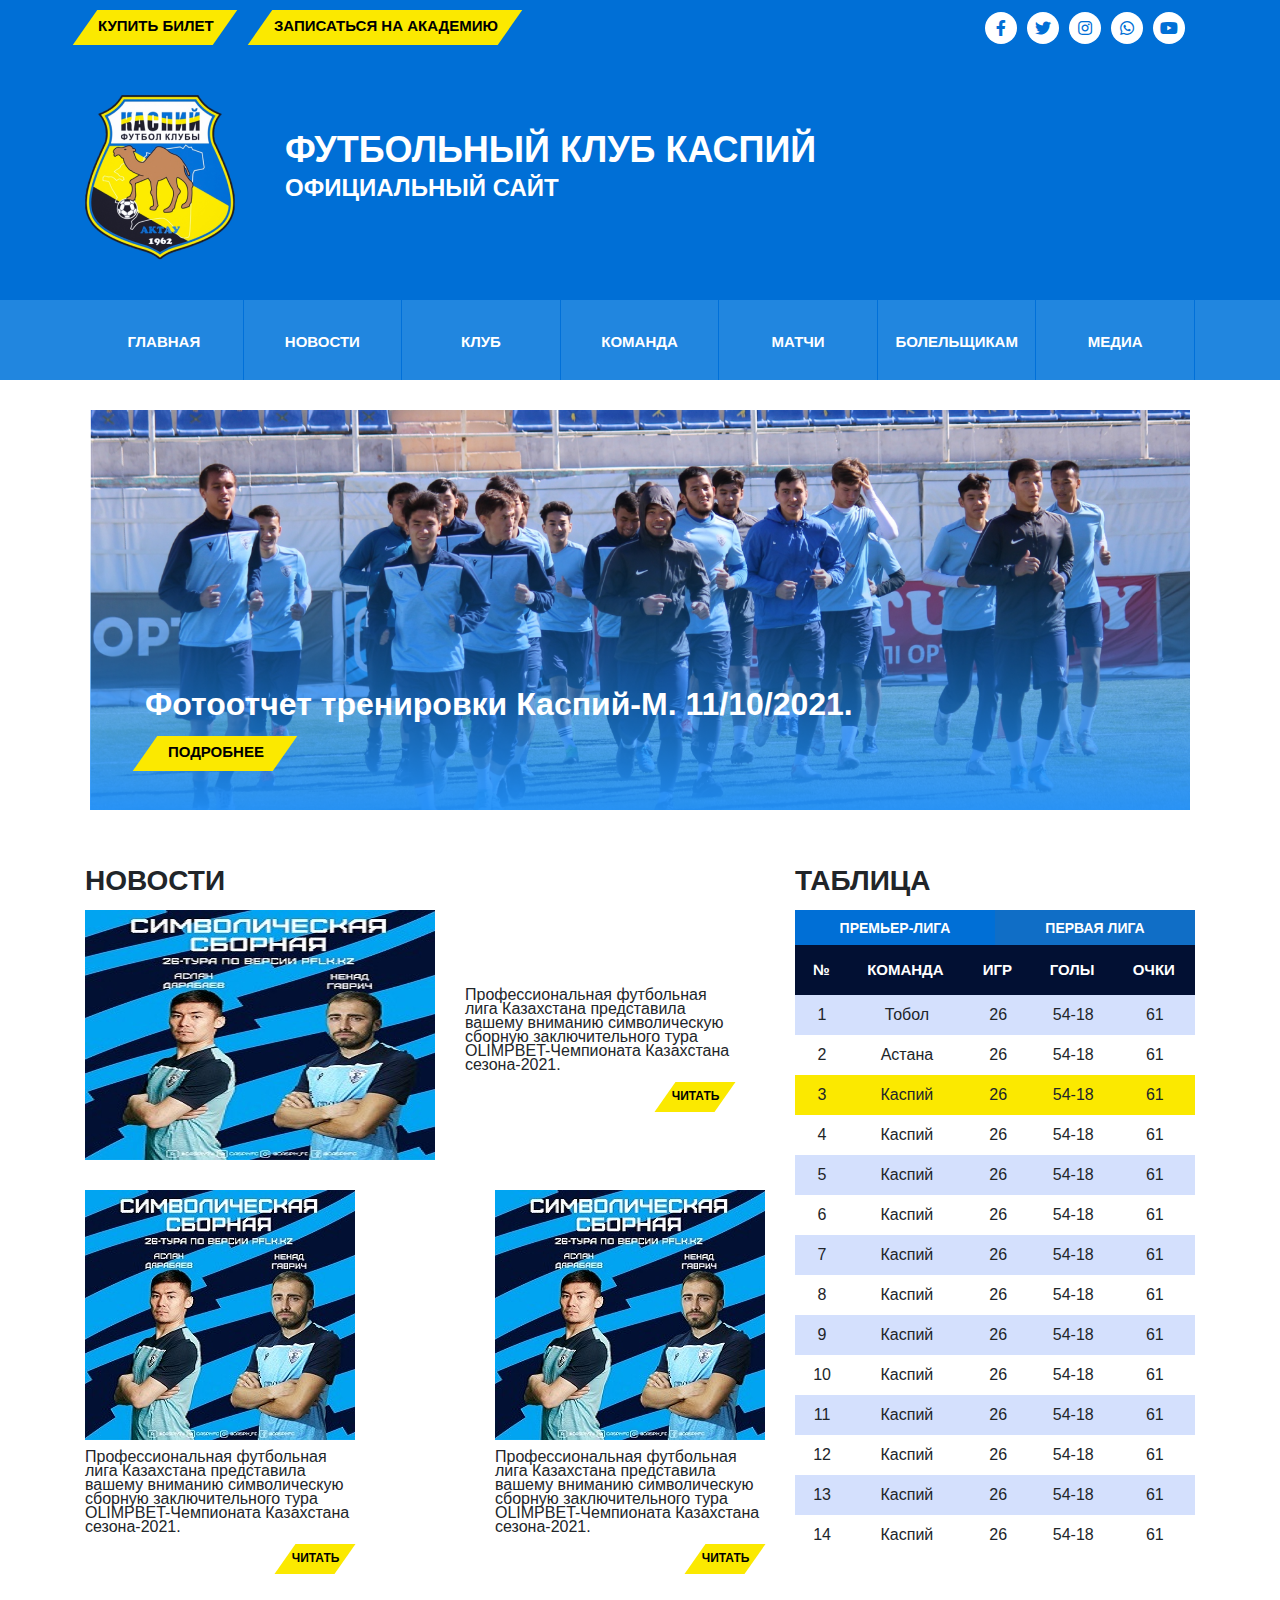
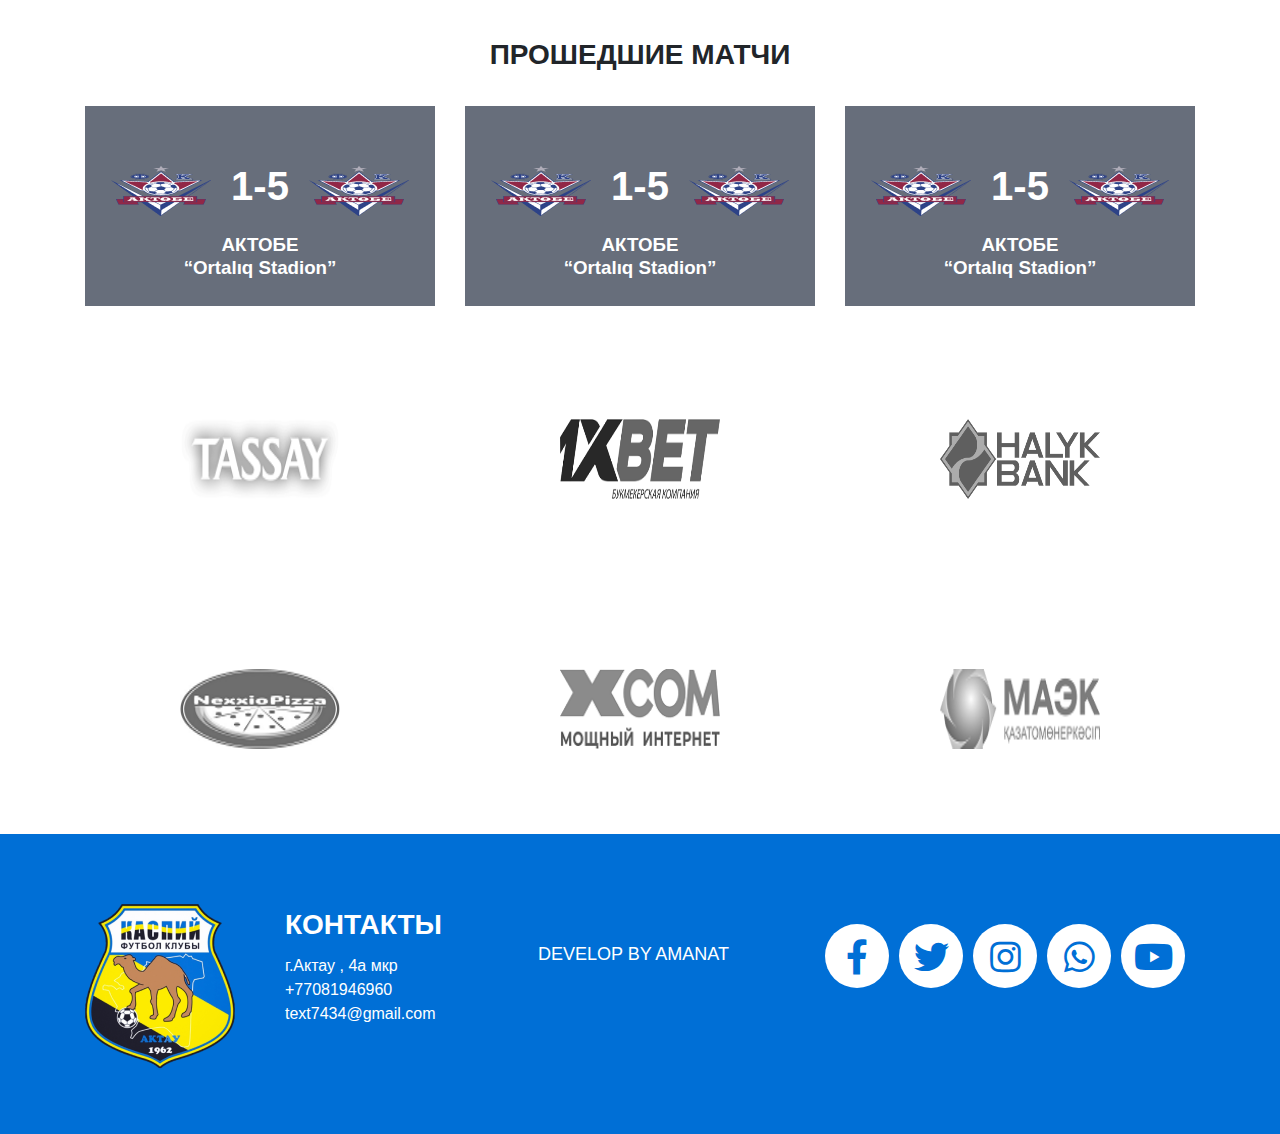
<file: src/index.html>
<!DOCTYPE html>
<html lang="en">
<head>
    <meta charset="UTF-8">
    <meta http-equiv="X-UA-Compatible" content="IE=edge">
    <meta name="viewport" content="width=device-width, initial-scale=1.0">
    <title>Официальный сайт ФК Каспий</title>
    <link rel="stylesheet" href = "css/style.css">
    <link rel="stylesheet" href = "css/bootstrap-reboot.min.css">
    <link rel="stylesheet" href="css/bootstrap-grid.min.css">
    <link rel="stylesheet" href="https://use.fontawesome.com/releases/v5.0.8/css/all.css">
</head>
<body>
    <section id = wrapper class = promo>
        <div class="container">
            <header class = "header">
                <div class="block_header">
                    <div class="button_ticket button-slanted">
                        <span class="button-slanted-content">Купить билет</span>
                    </div>
                    <div class="button_bid button-slanted">
                        <span class = "button-slanted-content">Записаться на академию</span>
                    </div>
                </div>
                <div class="header_social">
                    <a href="#" class="header_social_item">
                        <i class="fab fa-facebook-f"></i>
                    </a>
                    <a href="#" class="header_social_item">
                        <i class="fab fa-twitter"></i>
                    </a>
                    <a href="#" class="header_social_item">
                        <i class="fab fa-instagram"></i>
                    </a>
                    <a href="#" class="header_social_item">
                        <i class="fab fa-whatsapp"></i>
                    </a>
                    <a href="#" class="header_social_item">
                        <i class="fab fa-youtube"></i>
                    </a>
                </div>
            </header>
            <div class="promo_descr">
                        <a href="./index.html" class="promo_logo" ><img src = "assets/logo.png" alt="logo"></a>
                        <div class="promo_header">
                            <h1 class="promo_slogan">Футбольный клуб Каспий</h1>
                            <h2 class = "next_slogan">Официальный сайт</h2>
                        </div> 
                </div>
        </div>
        <nav>
            <div class="container">
            <ul class="menu">
                <li class="menu_item"><a href="./index.html" class="menu_link">Главная</a></li>
                <li class="menu_item"><a href="./news.html" class="menu_link">Новости</a></li>
                <li class="menu_item"><a href="#" class="menu_link">Клуб</a>
                    <ul>
                        <li class="menu_subitem"><a href="#" class="menu_link">История</a></li>
                        <li class="menu_subitem"><a href="#" class="menu_link">Достижения</a></li>
                        <li class="menu_subitem"><a href="#" class="menu_link">Стадион</a></li>
                        <li class="menu_subitem"><a href="#" class="menu_link">Руководство</a></li>
                        <li class="menu_subitem"><a href="#" class="menu_link">Контакты</a></li>
                    </ul>
                </li>
                <li class="menu_item"><a href="./team.html" class="menu_link">Команда</a>
                    <ul>
                        <li class="menu_subitem"><a href="./team.html" class="menu_link">Каспий ФК</a></li>
                        <li class="menu_subitem"><a href="#" class="menu_link">Каспий Жастар</a></li>
                    </ul>
                </li>
                <li class="menu_item"><a href="./matches.html" class="menu_link">Матчи</a>
                    <ul>
                        <li class="menu_subitem"><a href="#" class="menu_link">Результаты</a></li>
                        <li class="menu_subitem"><a href="#" class="menu_link">Таблица</a></li>
                    </ul>
                </li>
                <li class="menu_item"><a href="#" class="menu_link">Болельщикам</a>
                    <ul>
                        <li class="menu_subitem"><a href="#" class="menu_link">Фан-клуб</a></li>
                        <li class="menu_subitem"><a href="#" class="menu_link">Фотографии с матчей</a></li>
                        <li class="menu_subitem"><a href="#" class="menu_link">Магазин</a></li>
                    </ul>
                </li>
                <li class="menu_item"><a href="#" class="menu_link">Медиа</a>
                    <ul>
                        <li class="menu_subitem"><a href="#" class="menu_link">Фотогалерея</a></li>
                        <li class="menu_subitem"><a href="#" class="menu_link">Видеогалерея</a></li>
                    </ul>
                </li>
            </ul>
        </div>
    </nav>
    </section>
    <section class = "content">
        <div class="container">
            <div class="content_wrapper">
                <h2 class="content_text">Фотоотчет тренировки Каспий-М. 11/10/2021.</h2>
                <div class="button_more button-slanted">
                    <span class = "button-slanted-content">Подробнее</span>
                </div>
            </div>
        </div>
    </section>
    <section class = "news">
        <div class="container">
            <div class="news_wrapper">
                <div class="news_content">
                    <h2 class = "wrapper_content_name">Новости</h2>
                    <div class="main_news">
                        <div class="main_news_items">
                            <a href = "#" class = "news_img" > <img src = "assets/news1.jpg" alt = "news"> </a>
                            <div class="news_text_content">
                                <p class = "news_text">Профессиональная футбольная лига Казахстана представила вашему вниманию символическую сборную заключительного тура OLIMPBET-Чемпионата Казахстана сезона-2021.</p>
                                <div class="button_read button-slanted">
                                    <span class = "button-slanted-content">читать</span>
                                </div>
                            </div>
                        </div>
                        
                        <div class="main_news_other">
                            <div class="main_news_first_item">
                                <a href = "#" class = "news_img" > <img src = "assets/news2.jpg" alt = "news"> </a>
                                    <p class = "news_text">Профессиональная футбольная лига Казахстана представила вашему вниманию символическую сборную заключительного тура OLIMPBET-Чемпионата Казахстана сезона-2021.</p>
                                    <div class="button_read button-slanted">
                                    <span class = "button-slanted-content">читать</span>
                                    </div>
                            </div>
                            <div class="main_news_second_item">
                                <a href = "#" class = "news_img" > <img src = "assets/news3.jpg" alt = "news"> </a>
                                <p class = "news_text">Профессиональная футбольная лига Казахстана представила вашему вниманию символическую сборную заключительного тура OLIMPBET-Чемпионата Казахстана сезона-2021.</p>
                                <div class="button_read button-slanted">
                                    <span class = "button-slanted-content">читать</span>
                                </div>
                            </div>
                        </div>
                    </div>
                </div>
                <div class="table">
                    <div class="table_content">
                        <h2 class = "wrapper_content_name">Таблица</h2>
                        <div class="table_wrapper">
                            <div class="premier_block">
                                <span class = "premier_descr">Премьер-лига</span>
                            </div>
                            <div class="first_league_block">
                                <span class = "first_league_descr">Первая лига</span>
                            </div>
                        </div>
                        <table class = "table_team">
                            <thead>
                                <tr>
                                    <th>№</th>
                                    <th>Команда</th>
                                    <th>Игр</th>
                                    <th>Голы</th>
                                    <th>Очки</th>
                                </tr>
                            </thead>
                            <tbody>
                                <tr class = "table_variative">
                                    <td>1</td>
                                    <td>Тобол</td>
                                    <td>26</td>
                                    <td>54-18</td>
                                    <td>61</td>
                                </tr>
                                <tr>
                                    <td>2</td>
                                    <td>Астана</td>
                                    <td>26</td>
                                    <td>54-18</td>
                                    <td>61</td>
                                </tr>
                                <tr class = "caspiy">
                                    <td>3</td>
                                    <td>Каспий</td>
                                    <td>26</td>
                                    <td>54-18</td>
                                    <td>61</td>
                                </tr>
                                <tr>
                                    <td>4</td>
                                    <td>Каспий</td>
                                    <td>26</td>
                                    <td>54-18</td>
                                    <td>61</td>
                                </tr>
                                <tr class = "table_variative">
                                    <td>5</td>
                                    <td>Каспий</td>
                                    <td>26</td>
                                    <td>54-18</td>
                                    <td>61</td>
                                </tr>
                                <tr>
                                    <td>6</td>
                                    <td>Каспий</td>
                                    <td>26</td>
                                    <td>54-18</td>
                                    <td>61</td>
                                </tr>
                                <tr class = "table_variative">
                                    <td>7</td>
                                    <td>Каспий</td>
                                    <td>26</td>
                                    <td>54-18</td>
                                    <td>61</td>
                                </tr>
                                <tr>
                                    <td>8</td>
                                    <td>Каспий</td>
                                    <td>26</td>
                                    <td>54-18</td>
                                    <td>61</td>
                                </tr>
                                <tr class = "table_variative">
                                    <td>9</td>
                                    <td>Каспий</td>
                                    <td>26</td>
                                    <td>54-18</td>
                                    <td>61</td>
                                </tr>
                                <tr>
                                    <td>10</td>
                                    <td>Каспий</td>
                                    <td>26</td>
                                    <td>54-18</td>
                                    <td>61</td>
                                </tr>
                                <tr class = "table_variative"> 
                                    <td>11</td>
                                    <td>Каспий</td>
                                    <td>26</td>
                                    <td>54-18</td>
                                    <td>61</td>
                                </tr>
                                <tr>
                                    <td>12</td>
                                    <td>Каспий</td>
                                    <td>26</td>
                                    <td>54-18</td>
                                    <td>61</td>
                                </tr>
                                <tr class = "table_variative">
                                    <td>13</td>
                                    <td>Каспий</td>
                                    <td>26</td>
                                    <td>54-18</td>
                                    <td>61</td>
                                </tr>
                                <tr>
                                    <td>14</td>
                                    <td>Каспий</td>
                                    <td>26</td>
                                    <td>54-18</td>
                                    <td>61</td>
                                </tr>
                            </tbody>
                        </table>
                    </div>
                </div>
            </div>
        </div>
    </section>
    <section class = "matches">
        <div class="container">
            <h2 class = "wrapper_content_name">Прошедшие матчи</h2>
                <div class="content_matches">
                    <div class="block_matches">
                        <div class="descr_matches">
                            <a href="#" class = "team"><img src = "assets/aktobe.png" alt = "Aktobe"></a>
                            <span class = "score_match">1-5</span> 
                            <a href="#" class = "team"><img src = "assets/aktobe.png" alt = "Caspiy"></a>
                        </div>
                        <div class="stadion_matches">
                            <h3 class = "stadion_city">Актобе</h3>
                            <h3 class = "stadion_name">“Ortalıq Stadion”</h3>
                        </div>
                    </div>
                    <div class="block_matches">
                        <div class="descr_matches">
                            <a href="#" class = "team"><img src = "assets/aktobe.png" alt = "Aktobe"></a>
                            <span class = "score_match">1-5</span> 
                            <a href="#" class = "team"><img src = "assets/aktobe.png" alt = "Caspiy"></a>
                        </div>
                        <div class="stadion_matches">
                            <h3 class = "stadion_city">Актобе</h3>
                            <h3 class = "stadion_name">“Ortalıq Stadion”</h3>
                        </div>
                    </div>
                    <div class="block_matches">
                        <div class="descr_matches">
                            <a href="#" class = "team"><img src = "assets/aktobe.png" alt = "Aktobe"></a>
                            <span class = "score_match">1-5</span> 
                            <a href="#" class = "team"><img src = "assets/aktobe.png" alt = "Caspiy"></a>
                        </div>
                        <div class="stadion_matches">
                            <h3 class = "stadion_city">Актобе</h3>
                            <h3 class = "stadion_name">“Ortalıq Stadion”</h3>
                        </div>
                    </div>
                </div>
        </div>
    </section>
    <section class = "sponsors">
        <div class="container">
            <div class="sponsor_name">
                <a href="#" class = "sponsor"><img src = "assets/tassay.png" alt = "Tassay"></a>
                <a href="#" class = "sponsor"><img src = "assets/1xbet.png" alt = "1xbet"></a>
                <a href="#" class = "sponsor"><img src = "assets/halykbank.png" alt = "Halyk Bank"></a>
                <a href="#" class = "sponsor"><img src = "assets/pizza.png" alt = "NexxoPizza"></a>
                <a href="#" class = "sponsor"><img src = "assets/xcom.png" alt = "Xcom"></a>
                <a href="#" class = "sponsor"><img src = "assets/maek.png" alt = "MAEK"></a>
            </div>
        </div>
    </section>
    <footer>
        <div class="container">
            <div class="footer_content">
                <div class="footer_contacts">
                    <a href="#" class="promo_logo" ><img src = "assets/logo.png" alt="logo"></a>
                    <span class = "footer_contacts_more">
                        <h2 class = "wrapper_content_name">Контакты</h2>
                        г.Актау , 4а мкр <br>
                        +77081946960 <br>
                        text7434@gmail.com
                    </span>
                </div>
                <div class="footer_developer_block">
                    <a href="#" class = "developer">Develop by Amanat</a>
                </div>
                <div class="footer_social">
                    <a href="#" class="footer_social_item">
                        <i class="fab fa-facebook-f"></i>
                    </a>
                    <a href="#" class="footer_social_item">
                        <i class="fab fa-twitter"></i>
                    </a>
                    <a href="#" class="footer_social_item">
                        <i class="fab fa-instagram"></i>
                    </a>
                    <a href="#" class="footer_social_item">
                        <i class="fab fa-whatsapp"></i>
                    </a>
                    <a href="#" class="footer_social_item">
                        <i class="fab fa-youtube"></i>
                    </a>
                </div>
            </div>
        </div>
        </footer>
</body>
</html>
</file>
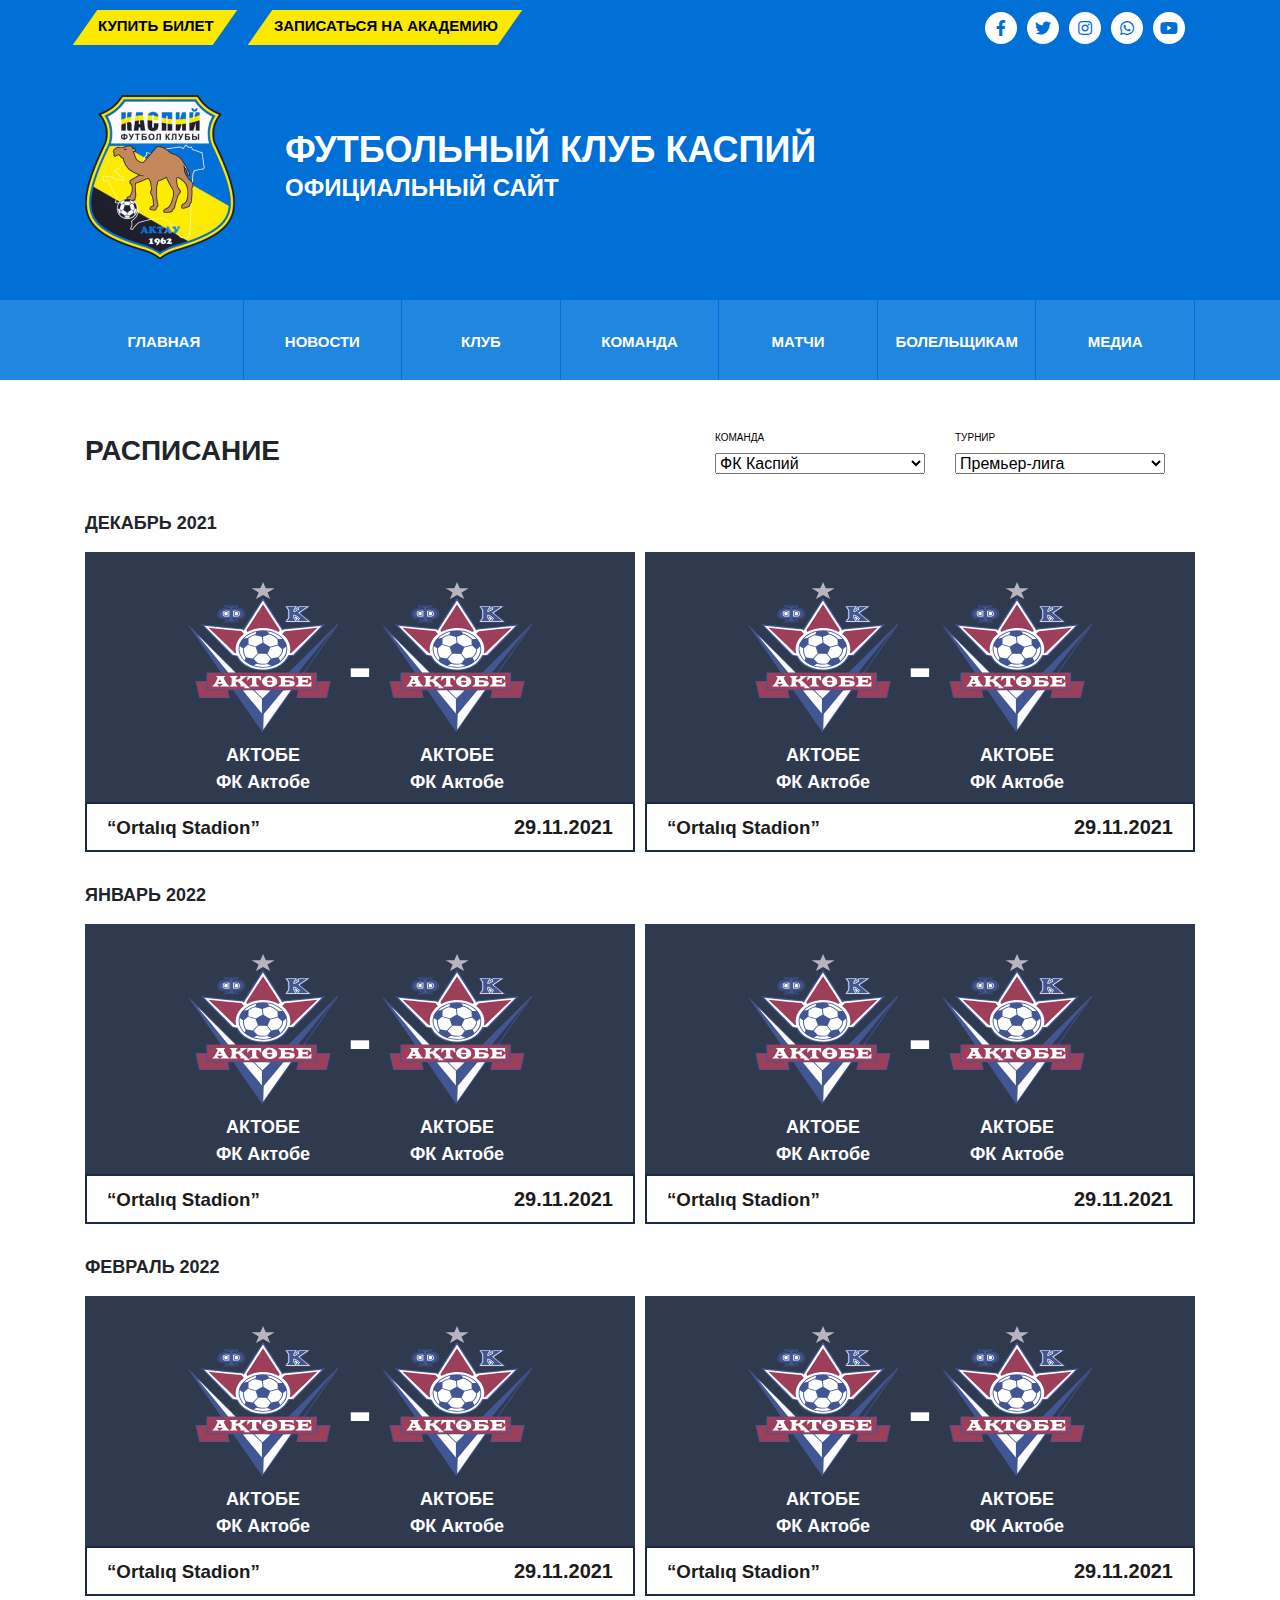
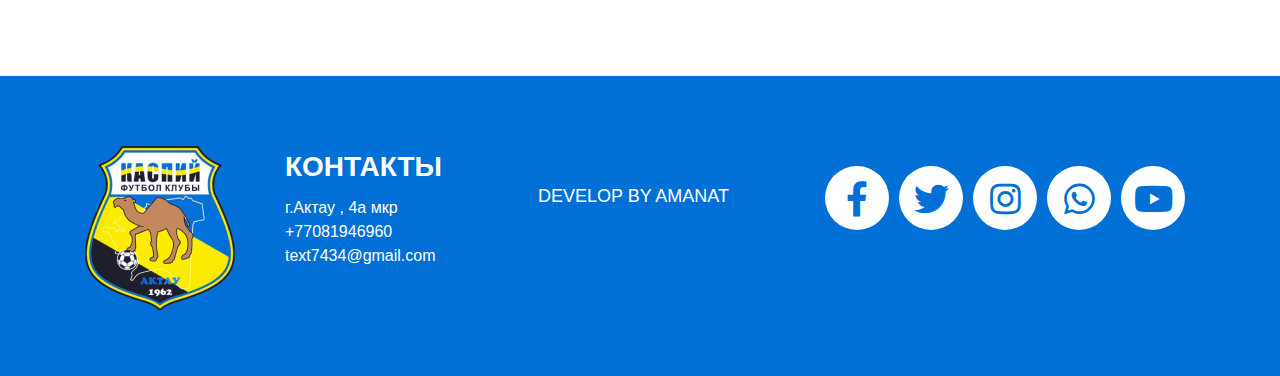
<file: src/matches.html>
<!DOCTYPE html>
<html lang="en">
<head>
    <meta charset="UTF-8">
    <meta http-equiv="X-UA-Compatible" content="IE=edge">
    <meta name="viewport" content="width=device-width, initial-scale=1.0">
    <title>Матчи</title>
    <link rel="stylesheet" href = "css/style.css">
    <link rel="stylesheet" href = "css/bootstrap-reboot.min.css">
    <link rel="stylesheet" href="css/bootstrap-grid.min.css">
    <link rel="stylesheet" href="https://use.fontawesome.com/releases/v5.0.8/css/all.css">
</head>
<body>
    <section id = wrapper class = promo>
        <div class="container">
            <header class = "header">
                <div class="block_header">
                    <div class="button_ticket button-slanted">
                        <span class="button-slanted-content">Купить билет</span>
                    </div>
                    <div class="button_bid button-slanted">
                        <span class = "button-slanted-content">Записаться на академию</span>
                    </div>
                </div>
                <div class="header_social">
                    <a href="#" class="header_social_item">
                        <i class="fab fa-facebook-f"></i>
                    </a>
                    <a href="#" class="header_social_item">
                        <i class="fab fa-twitter"></i>
                    </a>
                    <a href="#" class="header_social_item">
                        <i class="fab fa-instagram"></i>
                    </a>
                    <a href="#" class="header_social_item">
                        <i class="fab fa-whatsapp"></i>
                    </a>
                    <a href="#" class="header_social_item">
                        <i class="fab fa-youtube"></i>
                    </a>
                </div>
            </header>
            <div class="promo_descr">
                        <a href="./index.html" class="promo_logo" ><img src = "assets/logo.png" alt="logo"></a>
                        <div class="promo_header">
                            <h1 class="promo_slogan">Футбольный клуб Каспий</h1>
                            <h2 class = "next_slogan">Официальный сайт</h2>
                        </div> 
                </div>
        </div>
        <nav>
            <div class="container">
                <ul class="menu">
                    <li class="menu_item"><a href="./index.html" class="menu_link">Главная</a></li>
                    <li class="menu_item"><a href="./news.html" class="menu_link">Новости</a></li>
                    <li class="menu_item"><a href="#" class="menu_link">Клуб</a>
                        <ul>
                            <li class="menu_subitem"><a href="#" class="menu_link">История</a></li>
                            <li class="menu_subitem"><a href="#" class="menu_link">Достижения</a></li>
                            <li class="menu_subitem"><a href="#" class="menu_link">Стадион</a></li>
                            <li class="menu_subitem"><a href="#" class="menu_link">Руководство</a></li>
                            <li class="menu_subitem"><a href="#" class="menu_link">Контакты</a></li>
                        </ul>
                    </li>
                    <li class="menu_item"><a href="./team.html" class="menu_link">Команда</a>
                        <ul>
                            <li class="menu_subitem"><a href="#" class="menu_link">Каспий ФК</a></li>
                            <li class="menu_subitem"><a href="#" class="menu_link">Каспий Жастар</a></li>
                        </ul>
                    </li>
                    <li class="menu_item"><a href="#" class="menu_link">Матчи</a>
                        <ul>
                            <li class="menu_subitem"><a href="#" class="menu_link">Результаты</a></li>
                            <li class="menu_subitem"><a href="#" class="menu_link">Таблица</a></li>
                        </ul>
                    </li>
                    <li class="menu_item"><a href="#" class="menu_link">Болельщикам</a>
                        <ul>
                            <li class="menu_subitem"><a href="#" class="menu_link">Фан-клуб</a></li>
                            <li class="menu_subitem"><a href="#" class="menu_link">Фотографии с матчей</a></li>
                            <li class="menu_subitem"><a href="#" class="menu_link">Магазин</a></li>
                        </ul>
                    </li>
                    <li class="menu_item"><a href="#" class="menu_link">Медиа</a>
                        <ul>
                            <li class="menu_subitem"><a href="#" class="menu_link">Фотогалерея</a></li>
                            <li class="menu_subitem"><a href="#" class="menu_link">Видеогалерея</a></li>
                        </ul>
                    </li>
                </ul>
        </div>
    </nav>
    </section>
    <section class = "match">
        <div class="container">
            <div class="match_wrapper">
                <div class="match_schedule">      
                    <h2 class = "wrapper_content_name">Расписание</h2>
                    <div class="schedule_type">
                        <form action="#">
                            <label for="form_select">Команда</label>
                            <select name="form_option" id="form_select_option">
                                <option value="">ФК Каспий</option>
                                <option value="">Каспий Жастар</option>
                            </select>
                        </form>
                        <form action="#">
                            <label for="form_select">Турнир</label>
                            <select name="form_option" id="form_select_option">
                                <option value="">Премьер-лига</option>
                                <option value="">Вторая-лига</option>
                            </select>
                        </form>
                    </div>
                </div>
                <h3 class = "wrapper_content_name">Декабрь 2021</h3>
                <div class="content_matches">
                    <div class="block_matches">
                        <div class="descr_matches">
                            <div class="match_team_descr">
                                <a href="#" class = "match_team"><img src = "assets/aktobe.svg" alt = "Aktobe"></a>
                                <span class = "match_team_city">Актобе</span>
                                <span class = "match_team_name">ФК Актобе</span>
                            </div>
                            <span class = "match_team_item">-</span> 
                            <div class="match_team_descr">
                                <a href="#" class = "match_team"><img src = "assets/aktobe.svg" alt = "Aktobe"></a>
                                <span class = "match_team_city">Актобе</span>
                                <span class = "match_team_name">ФК Актобе</span>
                            </div>
                        </div>
                        <div class="match_block">
                            <div class="match_stadion">
                                <h3 class = "match_stadion_name">“Ortalıq Stadion”</h3>
                            </div>
                            <div class="match_date">29.11.2021</div>
                        </div>
                    </div>
                    <div class="block_matches">
                        <div class="descr_matches">
                            <div class="match_team_descr">
                                <a href="#" class = "match_team"><img src = "assets/aktobe.svg" alt = "Aktobe"></a>
                                <span class = "match_team_city">Актобе</span>
                                <span class = "match_team_name">ФК Актобе</span>
                            </div>
                            <span class = "match_team_item">-</span> 
                            <div class="match_team_descr">
                                <a href="#" class = "match_team"><img src = "assets/aktobe.svg" alt = "Aktobe"></a>
                                <span class = "match_team_city">Актобе</span>
                                <span class = "match_team_name">ФК Актобе</span>
                            </div>
                        </div>
                        <div class="match_block">
                            <div class="match_stadion">
                                <h3 class = "match_stadion_name">“Ortalıq Stadion”</h3>
                            </div>
                            <div class="match_date">29.11.2021</div>
                        </div>
                    </div>
                </div>
                <h3 class = "wrapper_content_name">Январь 2022</h3>
                <div class="content_matches">
                    <div class="block_matches">
                        <div class="descr_matches">
                            <div class="match_team_descr">
                                <a href="#" class = "match_team"><img src = "assets/aktobe.svg" alt = "Aktobe"></a>
                                <span class = "match_team_city">Актобе</span>
                                <span class = "match_team_name">ФК Актобе</span>
                            </div>
                            <span class = "match_team_item">-</span> 
                            <div class="match_team_descr">
                                <a href="#" class = "match_team"><img src = "assets/aktobe.svg" alt = "Aktobe"></a>
                                <span class = "match_team_city">Актобе</span>
                                <span class = "match_team_name">ФК Актобе</span>
                            </div>
                        </div>
                        <div class="match_block">
                            <div class="match_stadion">
                                <h3 class = "match_stadion_name">“Ortalıq Stadion”</h3>
                            </div>
                            <div class="match_date">29.11.2021</div>
                        </div>
                    </div>
                    <div class="block_matches">
                        <div class="descr_matches">
                            <div class="match_team_descr">
                                <a href="#" class = "match_team"><img src = "assets/aktobe.svg" alt = "Aktobe"></a>
                                <span class = "match_team_city">Актобе</span>
                                <span class = "match_team_name">ФК Актобе</span>
                            </div>
                            <span class = "match_team_item">-</span> 
                            <div class="match_team_descr">
                                <a href="#" class = "match_team"><img src = "assets/aktobe.svg" alt = "Aktobe"></a>
                                <span class = "match_team_city">Актобе</span>
                                <span class = "match_team_name">ФК Актобе</span>
                            </div>
                        </div>
                        <div class="match_block">
                            <div class="match_stadion">
                                <h3 class = "match_stadion_name">“Ortalıq Stadion”</h3>
                            </div>
                            <div class="match_date">29.11.2021</div>
                        </div>
                    </div>
                </div>
                <h3 class = "wrapper_content_name">Февраль 2022</h3>
                <div class="content_matches">
                    <div class="block_matches">
                        <div class="descr_matches">
                            <div class="match_team_descr">
                                <a href="#" class = "match_team"><img src = "assets/aktobe.svg" alt = "Aktobe"></a>
                                <span class = "match_team_city">Актобе</span>
                                <span class = "match_team_name">ФК Актобе</span>
                            </div>
                            <span class = "match_team_item">-</span> 
                            <div class="match_team_descr">
                                <a href="#" class = "match_team"><img src = "assets/aktobe.svg" alt = "Aktobe"></a>
                                <span class = "match_team_city">Актобе</span>
                                <span class = "match_team_name">ФК Актобе</span>
                            </div>
                        </div>
                        <div class="match_block">
                            <div class="match_stadion">
                                <h3 class = "match_stadion_name">“Ortalıq Stadion”</h3>
                            </div>
                            <div class="match_date">29.11.2021</div>
                        </div>
                    </div>
                    <div class="block_matches">
                        <div class="descr_matches">
                            <div class="match_team_descr">
                                <a href="#" class = "match_team"><img src = "assets/aktobe.svg" alt = "Aktobe"></a>
                                <span class = "match_team_city">Актобе</span>
                                <span class = "match_team_name">ФК Актобе</span>
                            </div>
                            <span class = "match_team_item">-</span> 
                            <div class="match_team_descr">
                                <a href="#" class = "match_team"><img src = "assets/aktobe.svg" alt = "Aktobe"></a>
                                <span class = "match_team_city">Актобе</span>
                                <span class = "match_team_name">ФК Актобе</span>
                            </div>
                        </div>
                        <div class="match_block">
                            <div class="match_stadion">
                                <h3 class = "match_stadion_name">“Ortalıq Stadion”</h3>
                            </div>
                            <div class="match_date">29.11.2021</div>
                        </div>
                    </div>
                </div>
        </div>
    </section>
    <footer>
        <div class="container">
            <div class="footer_content">
                <div class="footer_contacts">
                    <a href="#" class="promo_logo" ><img src = "assets/logo.png" alt="logo"></a>
                    <span class = "footer_contacts_more">
                        <h2 class = "wrapper_content_name">Контакты</h2>
                        г.Актау , 4а мкр <br>
                        +77081946960 <br>
                        text7434@gmail.com
                    </span>
                </div>
                <div class="footer_developer_block">
                    <a href="#" class = "developer">Develop by Amanat</a>
                </div>
                <div class="footer_social">
                    <a href="#" class="footer_social_item">
                        <i class="fab fa-facebook-f"></i>
                    </a>
                    <a href="#" class="footer_social_item">
                        <i class="fab fa-twitter"></i>
                    </a>
                    <a href="#" class="footer_social_item">
                        <i class="fab fa-instagram"></i>
                    </a>
                    <a href="#" class="footer_social_item">
                        <i class="fab fa-whatsapp"></i>
                    </a>
                    <a href="#" class="footer_social_item">
                        <i class="fab fa-youtube"></i>
                    </a>
                </div>
            </div>
        </div>
    </footer>
</body>
</html>
</file>
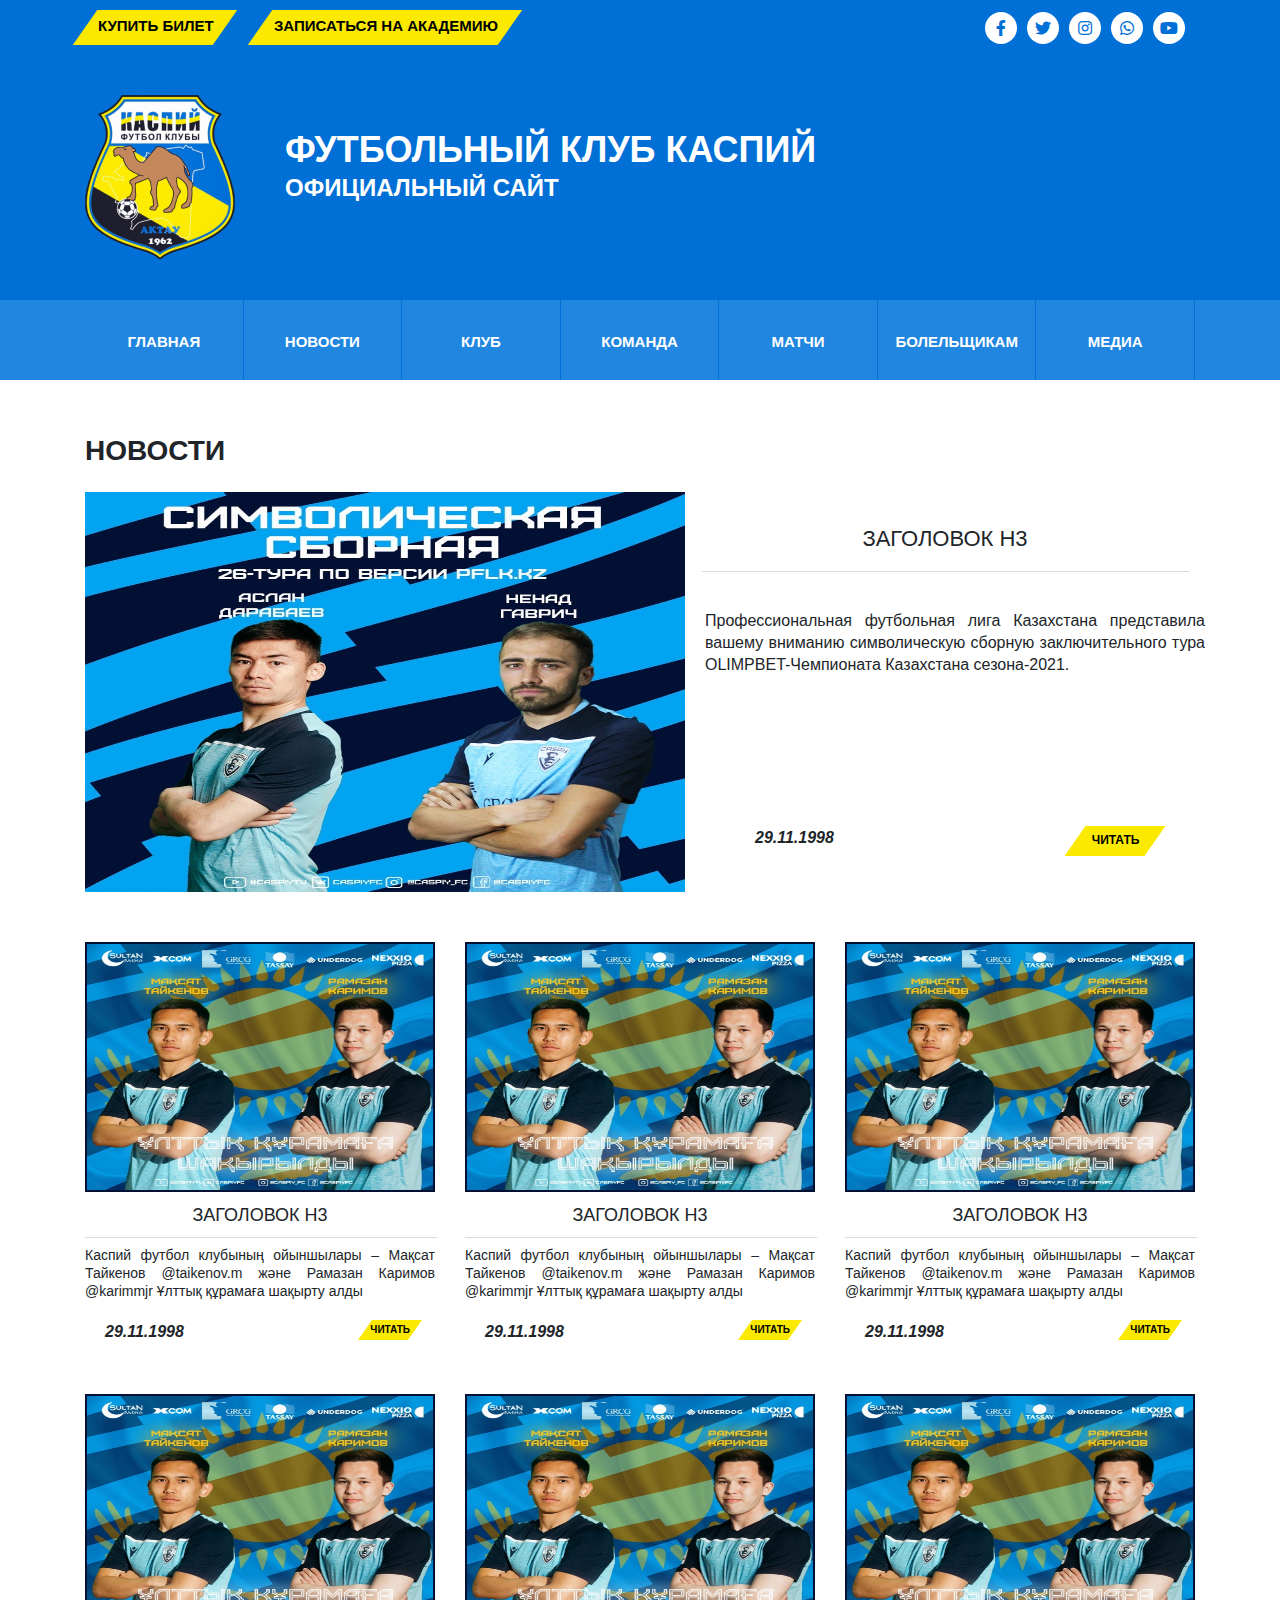
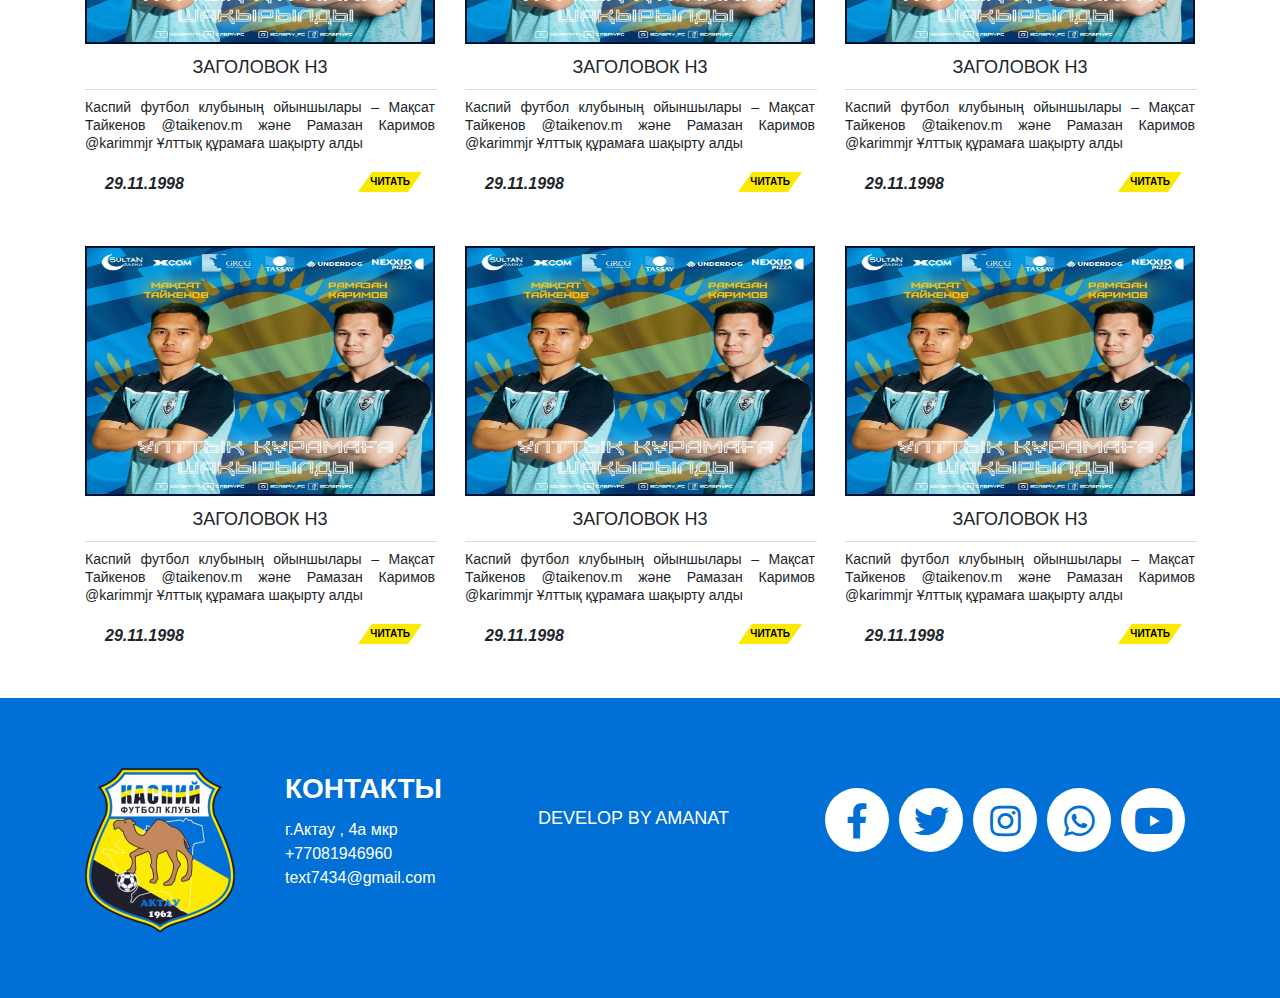
<file: src/news.html>
<!DOCTYPE html>
<html lang="en">
<head>
    <meta charset="UTF-8">
    <meta http-equiv="X-UA-Compatible" content="IE=edge">
    <meta name="viewport" content="width=device-width, initial-scale=1.0">
    <title>Новости</title>
    <link rel="stylesheet" href = "css/style.css">
    <link rel="stylesheet" href = "css/bootstrap-reboot.min.css">
    <link rel="stylesheet" href="css/bootstrap-grid.min.css">
    <link rel="stylesheet" href="https://use.fontawesome.com/releases/v5.0.8/css/all.css">
</head>
<body>
    <section id = wrapper class = promo>
        <div class="container">
            <header class = "header">
                <div class="block_header">
                    <div class="button_ticket button-slanted">
                        <span class="button-slanted-content">Купить билет</span>
                    </div>
                    <div class="button_bid button-slanted">
                        <span class = "button-slanted-content">Записаться на академию</span>
                    </div>
                </div>
                <div class="header_social">
                    <a href="#" class="header_social_item">
                        <i class="fab fa-facebook-f"></i>
                    </a>
                    <a href="#" class="header_social_item">
                        <i class="fab fa-twitter"></i>
                    </a>
                    <a href="#" class="header_social_item">
                        <i class="fab fa-instagram"></i>
                    </a>
                    <a href="#" class="header_social_item">
                        <i class="fab fa-whatsapp"></i>
                    </a>
                    <a href="#" class="header_social_item">
                        <i class="fab fa-youtube"></i>
                    </a>
                </div>
            </header>
            <div class="promo_descr">
                        <a href="./index.html" class="promo_logo" ><img src = "assets/logo.png" alt="logo"></a>
                        <div class="promo_header">
                            <h1 class="promo_slogan">Футбольный клуб Каспий</h1>
                            <h2 class = "next_slogan">Официальный сайт</h2>
                        </div> 
                </div>
        </div>
        <nav>
            <div class="container">
                <ul class="menu">
                    <li class="menu_item"><a href="./index.html" class="menu_link">Главная</a></li>
                    <li class="menu_item"><a href="./event.html" class="menu_link">Новости</a></li>
                    <li class="menu_item"><a href="#" class="menu_link">Клуб</a>
                        <ul>
                            <li class="menu_subitem"><a href="#" class="menu_link">История</a></li>
                            <li class="menu_subitem"><a href="#" class="menu_link">Достижения</a></li>
                            <li class="menu_subitem"><a href="#" class="menu_link">Стадион</a></li>
                            <li class="menu_subitem"><a href="#" class="menu_link">Руководство</a></li>
                            <li class="menu_subitem"><a href="#" class="menu_link">Контакты</a></li>
                        </ul>
                    </li>
                    <li class="menu_item"><a href="./team.html" class="menu_link">Команда</a>
                        <ul>
                            <li class="menu_subitem"><a href="#" class="menu_link">Каспий ФК</a></li>
                            <li class="menu_subitem"><a href="#" class="menu_link">Каспий Жастар</a></li>
                        </ul>
                    </li>
                    <li class="menu_item"><a href="./matches.html" class="menu_link">Матчи</a>
                        <ul>
                            <li class="menu_subitem"><a href="#" class="menu_link">Результаты</a></li>
                            <li class="menu_subitem"><a href="#" class="menu_link">Таблица</a></li>
                        </ul>
                    </li>
                    <li class="menu_item"><a href="#" class="menu_link">Болельщикам</a>
                        <ul>
                            <li class="menu_subitem"><a href="#" class="menu_link">Фан-клуб</a></li>
                            <li class="menu_subitem"><a href="#" class="menu_link">Фотографии с матчей</a></li>
                            <li class="menu_subitem"><a href="#" class="menu_link">Магазин</a></li>
                        </ul>
                    </li>
                    <li class="menu_item"><a href="#" class="menu_link">Медиа</a>
                        <ul>
                            <li class="menu_subitem"><a href="#" class="menu_link">Фотогалерея</a></li>
                            <li class="menu_subitem"><a href="#" class="menu_link">Видеогалерея</a></li>
                        </ul>
                    </li>
                </ul>
        </div>
    </nav>
    </section>
    <section class = "event">
        <div class="container">
            <h2 class = "wrapper_content_name">Новости</h2>
            <div class="event_wrapper">
                <div class="event_content">
                    <a href="#" class = "event_content_picture"><img src="assets/event.jpg" alt="Event"></a>
                    <div class="event_content_main">
                        <h3 class = "wrapper_content_name">Заголовок H3</h3>
                        <hr class = "event_line" color = "#DADADA">
                        <p class = "event_text">Профессиональная футбольная лига Казахстана представила вашему вниманию символическую сборную заключительного тура OLIMPBET-Чемпионата Казахстана сезона-2021.</p>
                        <div class="main_event_block">
                            <div class="event_block_time">29.11.1998</div>
                            <div class="button_read button-slanted">
                                <span class = "button-slanted-content">читать</span>
                            </div>
                        </div>
                    </div>
                    </div>
                <div class="event_content_row">
                    <div class="event_subcontent">
                        <a href="#" class = "event_subcontent_picture"><img src="assets/event_child.jpg" alt="Event"></a>
                        <div class="event_subcontent_main">
                            <h3 class = "wrapper_content_name">Заголовок H3</h3>
                            <hr class = "event_line" color = "#DADADA">
                            <p class = "event_text">Каспий футбол клубының ойыншылары – Мақсат Тайкенов @taikenov.m және Рамазан Каримов @karimmjr Ұлттық құрамаға шақырту алды</p>
                            <div class="main_event_block">
                                <div class="event_block_time">29.11.1998</div>
                                <div class="button_read button-slanted">
                                    <span class = "button-slanted-content">читать</span>
                                </div>
                            </div>
                        </div>
                    </div>
                    <div class="event_subcontent">
                        <a href="#" class = "event_subcontent_picture"><img src="assets/event_child.jpg" alt="Event"></a>
                        <div class="event_subcontent_main">
                            <h3 class = "wrapper_content_name">Заголовок H3</h3>
                            <hr class = "event_line" color = "#DADADA">
                            <p class = "event_text">Каспий футбол клубының ойыншылары – Мақсат Тайкенов @taikenov.m және Рамазан Каримов @karimmjr Ұлттық құрамаға шақырту алды</p>
                            <div class="main_event_block">
                                <div class="event_block_time">29.11.1998</div>
                                <div class="button_read button-slanted">
                                    <span class = "button-slanted-content">читать</span>
                                </div>
                            </div>
                        </div>
                    </div>
                    <div class="event_subcontent">
                        <a href="#" class = "event_subcontent_picture"><img src="assets/event_child.jpg" alt="Event"></a>
                        <div class="event_subcontent_main">
                            <h3 class = "wrapper_content_name">Заголовок H3</h3>
                            <hr class = "event_line" color = "#DADADA">
                            <p class = "event_text">Каспий футбол клубының ойыншылары – Мақсат Тайкенов @taikenov.m және Рамазан Каримов @karimmjr Ұлттық құрамаға шақырту алды</p>
                            <div class="main_event_block">
                                <div class="event_block_time">29.11.1998</div>
                                <div class="button_read button-slanted">
                                    <span class = "button-slanted-content">читать</span>
                                </div>
                            </div>
                        </div>
                    </div>
                    <div class="event_subcontent">
                        <a href="#" class = "event_subcontent_picture"><img src="assets/event_child.jpg" alt="Event"></a>
                        <div class="event_subcontent_main">
                            <h3 class = "wrapper_content_name">Заголовок H3</h3>
                            <hr class = "event_line" color = "#DADADA">
                            <p class = "event_text">Каспий футбол клубының ойыншылары – Мақсат Тайкенов @taikenov.m және Рамазан Каримов @karimmjr Ұлттық құрамаға шақырту алды</p>
                            <div class="main_event_block">
                                <div class="event_block_time">29.11.1998</div>
                                <div class="button_read button-slanted">
                                    <span class = "button-slanted-content">читать</span>
                                </div>
                            </div>
                        </div>
                    </div>
                    <div class="event_subcontent">
                        <a href="#" class = "event_subcontent_picture"><img src="assets/event_child.jpg" alt="Event"></a>
                        <div class="event_subcontent_main">
                            <h3 class = "wrapper_content_name">Заголовок H3</h3>
                            <hr class = "event_line" color = "#DADADA">
                            <p class = "event_text">Каспий футбол клубының ойыншылары – Мақсат Тайкенов @taikenov.m және Рамазан Каримов @karimmjr Ұлттық құрамаға шақырту алды</p>
                            <div class="main_event_block">
                                <div class="event_block_time">29.11.1998</div>
                                <div class="button_read button-slanted">
                                    <span class = "button-slanted-content">читать</span>
                                </div>
                            </div>
                        </div>
                    </div>
                    <div class="event_subcontent">
                        <a href="#" class = "event_subcontent_picture"><img src="assets/event_child.jpg" alt="Event"></a>
                        <div class="event_subcontent_main">
                            <h3 class = "wrapper_content_name">Заголовок H3</h3>
                            <hr class = "event_line" color = "#DADADA">
                            <p class = "event_text">Каспий футбол клубының ойыншылары – Мақсат Тайкенов @taikenov.m және Рамазан Каримов @karimmjr Ұлттық құрамаға шақырту алды</p>
                            <div class="main_event_block">
                                <div class="event_block_time">29.11.1998</div>
                                <div class="button_read button-slanted">
                                    <span class = "button-slanted-content">читать</span>
                                </div>
                            </div>
                        </div>
                    </div>
                    <div class="event_subcontent">
                        <a href="#" class = "event_subcontent_picture"><img src="assets/event_child.jpg" alt="Event"></a>
                        <div class="event_subcontent_main">
                            <h3 class = "wrapper_content_name">Заголовок H3</h3>
                            <hr class = "event_line" color = "#DADADA">
                            <p class = "event_text">Каспий футбол клубының ойыншылары – Мақсат Тайкенов @taikenov.m және Рамазан Каримов @karimmjr Ұлттық құрамаға шақырту алды</p>
                            <div class="main_event_block">
                                <div class="event_block_time">29.11.1998</div>
                                <div class="button_read button-slanted">
                                    <span class = "button-slanted-content">читать</span>
                                </div>
                            </div>
                        </div>
                    </div>
                    <div class="event_subcontent">
                        <a href="#" class = "event_subcontent_picture"><img src="assets/event_child.jpg" alt="Event"></a>
                        <div class="event_subcontent_main">
                            <h3 class = "wrapper_content_name">Заголовок H3</h3>
                            <hr class = "event_line" color = "#DADADA">
                            <p class = "event_text">Каспий футбол клубының ойыншылары – Мақсат Тайкенов @taikenov.m және Рамазан Каримов @karimmjr Ұлттық құрамаға шақырту алды</p>
                            <div class="main_event_block">
                                <div class="event_block_time">29.11.1998</div>
                                <div class="button_read button-slanted">
                                    <span class = "button-slanted-content">читать</span>
                                </div>
                            </div>
                        </div>
                    </div>
                    <div class="event_subcontent">
                        <a href="#" class = "event_subcontent_picture"><img src="assets/event_child.jpg" alt="Event"></a>
                        <div class="event_subcontent_main">
                            <h3 class = "wrapper_content_name">Заголовок H3</h3>
                            <hr class = "event_line" color = "#DADADA">
                            <p class = "event_text">Каспий футбол клубының ойыншылары – Мақсат Тайкенов @taikenov.m және Рамазан Каримов @karimmjr Ұлттық құрамаға шақырту алды</p>
                            <div class="main_event_block">
                                <div class="event_block_time">29.11.1998</div>
                                <div class="button_read button-slanted">
                                    <span class = "button-slanted-content">читать</span>
                                </div>
                            </div>
                        </div>
                    </div>
                </div>
                <div class="page">
                    
                </div>
                </div>
            </div>
        </div>
    </section>
    <footer>
        <div class="container">
            <div class="footer_content">
                <div class="footer_contacts">
                    <a href="#" class="promo_logo" ><img src = "assets/logo.png" alt="logo"></a>
                    <span class = "footer_contacts_more">
                        <h2 class = "wrapper_content_name">Контакты</h2>
                        г.Актау , 4а мкр <br>
                        +77081946960 <br>
                        text7434@gmail.com
                    </span>
                </div>
                <div class="footer_developer_block">
                    <a href="#" class = "developer">Develop by Amanat</a>
                </div>
                <div class="footer_social">
                    <a href="#" class="footer_social_item">
                        <i class="fab fa-facebook-f"></i>
                    </a>
                    <a href="#" class="footer_social_item">
                        <i class="fab fa-twitter"></i>
                    </a>
                    <a href="#" class="footer_social_item">
                        <i class="fab fa-instagram"></i>
                    </a>
                    <a href="#" class="footer_social_item">
                        <i class="fab fa-whatsapp"></i>
                    </a>
                    <a href="#" class="footer_social_item">
                        <i class="fab fa-youtube"></i>
                    </a>
                </div>
            </div>
        </div>
    </footer>
</body>
</html>
</file>
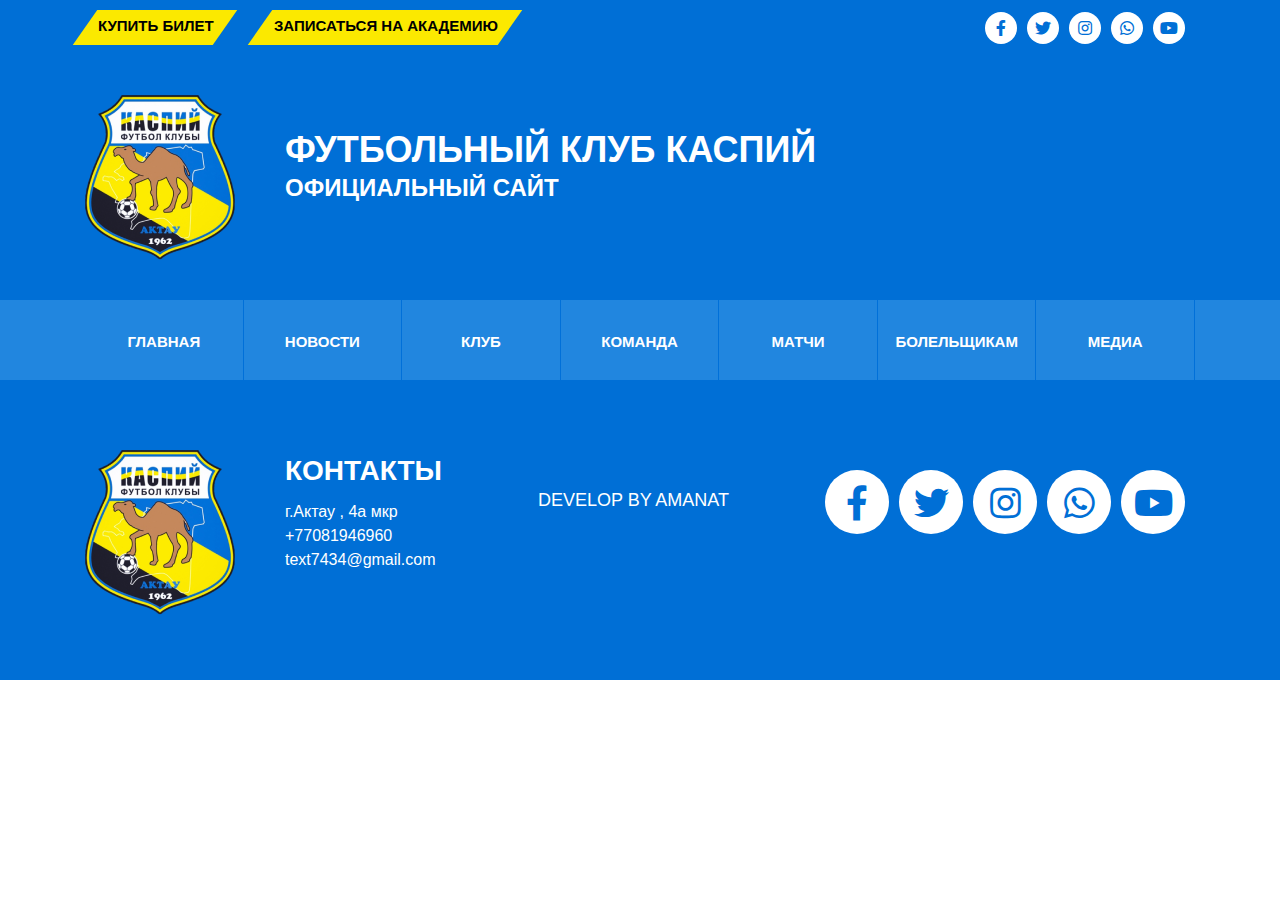
<file: src/subnews.html>
<!DOCTYPE html>
<html lang="en">
<head>
    <meta charset="UTF-8">
    <meta http-equiv="X-UA-Compatible" content="IE=edge">
    <meta name="viewport" content="width=device-width, initial-scale=1.0">
    <title>Новость номер 1</title>
    <link rel="stylesheet" href = "css/style.css">
    <link rel="stylesheet" href = "css/bootstrap-reboot.min.css">
    <link rel="stylesheet" href="css/bootstrap-grid.min.css">
    <link rel="stylesheet" href="https://use.fontawesome.com/releases/v5.0.8/css/all.css">
</head>
<body>
    <section id = wrapper class = promo>
        <div class="container">
            <header class = "header">
                <div class="block_header">
                    <div class="button_ticket button-slanted">
                        <span class="button-slanted-content">Купить билет</span>
                    </div>
                    <div class="button_bid button-slanted">
                        <span class = "button-slanted-content">Записаться на академию</span>
                    </div>
                </div>
                <div class="header_social">
                    <a href="#" class="header_social_item">
                        <i class="fab fa-facebook-f"></i>
                    </a>
                    <a href="#" class="header_social_item">
                        <i class="fab fa-twitter"></i>
                    </a>
                    <a href="#" class="header_social_item">
                        <i class="fab fa-instagram"></i>
                    </a>
                    <a href="#" class="header_social_item">
                        <i class="fab fa-whatsapp"></i>
                    </a>
                    <a href="#" class="header_social_item">
                        <i class="fab fa-youtube"></i>
                    </a>
                </div>
            </header>
            <div class="promo_descr">
                        <a href="./index.html" class="promo_logo" ><img src = "assets/logo.png" alt="logo"></a>
                        <div class="promo_header">
                            <h1 class="promo_slogan">Футбольный клуб Каспий</h1>
                            <h2 class = "next_slogan">Официальный сайт</h2>
                        </div> 
                </div>
        </div>
        <nav>
            <div class="container">
                <ul class="menu">
                    <li class="menu_item"><a href="./index.html" class="menu_link">Главная</a></li>
                    <li class="menu_item"><a href="./event.html" class="menu_link">Новости</a></li>
                    <li class="menu_item"><a href="#" class="menu_link">Клуб</a>
                        <ul>
                            <li class="menu_subitem"><a href="#" class="menu_link">История</a></li>
                            <li class="menu_subitem"><a href="#" class="menu_link">Достижения</a></li>
                            <li class="menu_subitem"><a href="#" class="menu_link">Стадион</a></li>
                            <li class="menu_subitem"><a href="#" class="menu_link">Руководство</a></li>
                            <li class="menu_subitem"><a href="#" class="menu_link">Контакты</a></li>
                        </ul>
                    </li>
                    <li class="menu_item"><a href="./team.html" class="menu_link">Команда</a>
                        <ul>
                            <li class="menu_subitem"><a href="#" class="menu_link">Каспий ФК</a></li>
                            <li class="menu_subitem"><a href="#" class="menu_link">Каспий Жастар</a></li>
                        </ul>
                    </li>
                    <li class="menu_item"><a href="./matches.html" class="menu_link">Матчи</a>
                        <ul>
                            <li class="menu_subitem"><a href="#" class="menu_link">Результаты</a></li>
                            <li class="menu_subitem"><a href="#" class="menu_link">Таблица</a></li>
                        </ul>
                    </li>
                    <li class="menu_item"><a href="#" class="menu_link">Болельщикам</a>
                        <ul>
                            <li class="menu_subitem"><a href="#" class="menu_link">Фан-клуб</a></li>
                            <li class="menu_subitem"><a href="#" class="menu_link">Фотографии с матчей</a></li>
                            <li class="menu_subitem"><a href="#" class="menu_link">Магазин</a></li>
                        </ul>
                    </li>
                    <li class="menu_item"><a href="#" class="menu_link">Медиа</a>
                        <ul>
                            <li class="menu_subitem"><a href="#" class="menu_link">Фотогалерея</a></li>
                            <li class="menu_subitem"><a href="#" class="menu_link">Видеогалерея</a></li>
                        </ul>
                    </li>
                </ul>
        </div>
    </nav>
    </section>
    
    <footer>
        <div class="container">
            <div class="footer_content">
                <div class="footer_contacts">
                    <a href="#" class="promo_logo" ><img src = "assets/logo.png" alt="logo"></a>
                    <span class = "footer_contacts_more">
                        <h2 class = "wrapper_content_name">Контакты</h2>
                        г.Актау , 4а мкр <br>
                        +77081946960 <br>
                        text7434@gmail.com
                    </span>
                </div>
                <div class="footer_developer_block">
                    <a href="#" class = "developer">Develop by Amanat</a>
                </div>
                <div class="footer_social">
                    <a href="#" class="footer_social_item">
                        <i class="fab fa-facebook-f"></i>
                    </a>
                    <a href="#" class="footer_social_item">
                        <i class="fab fa-twitter"></i>
                    </a>
                    <a href="#" class="footer_social_item">
                        <i class="fab fa-instagram"></i>
                    </a>
                    <a href="#" class="footer_social_item">
                        <i class="fab fa-whatsapp"></i>
                    </a>
                    <a href="#" class="footer_social_item">
                        <i class="fab fa-youtube"></i>
                    </a>
                </div>
            </div>
        </div>
    </footer>    
</body>
</html>
</file>
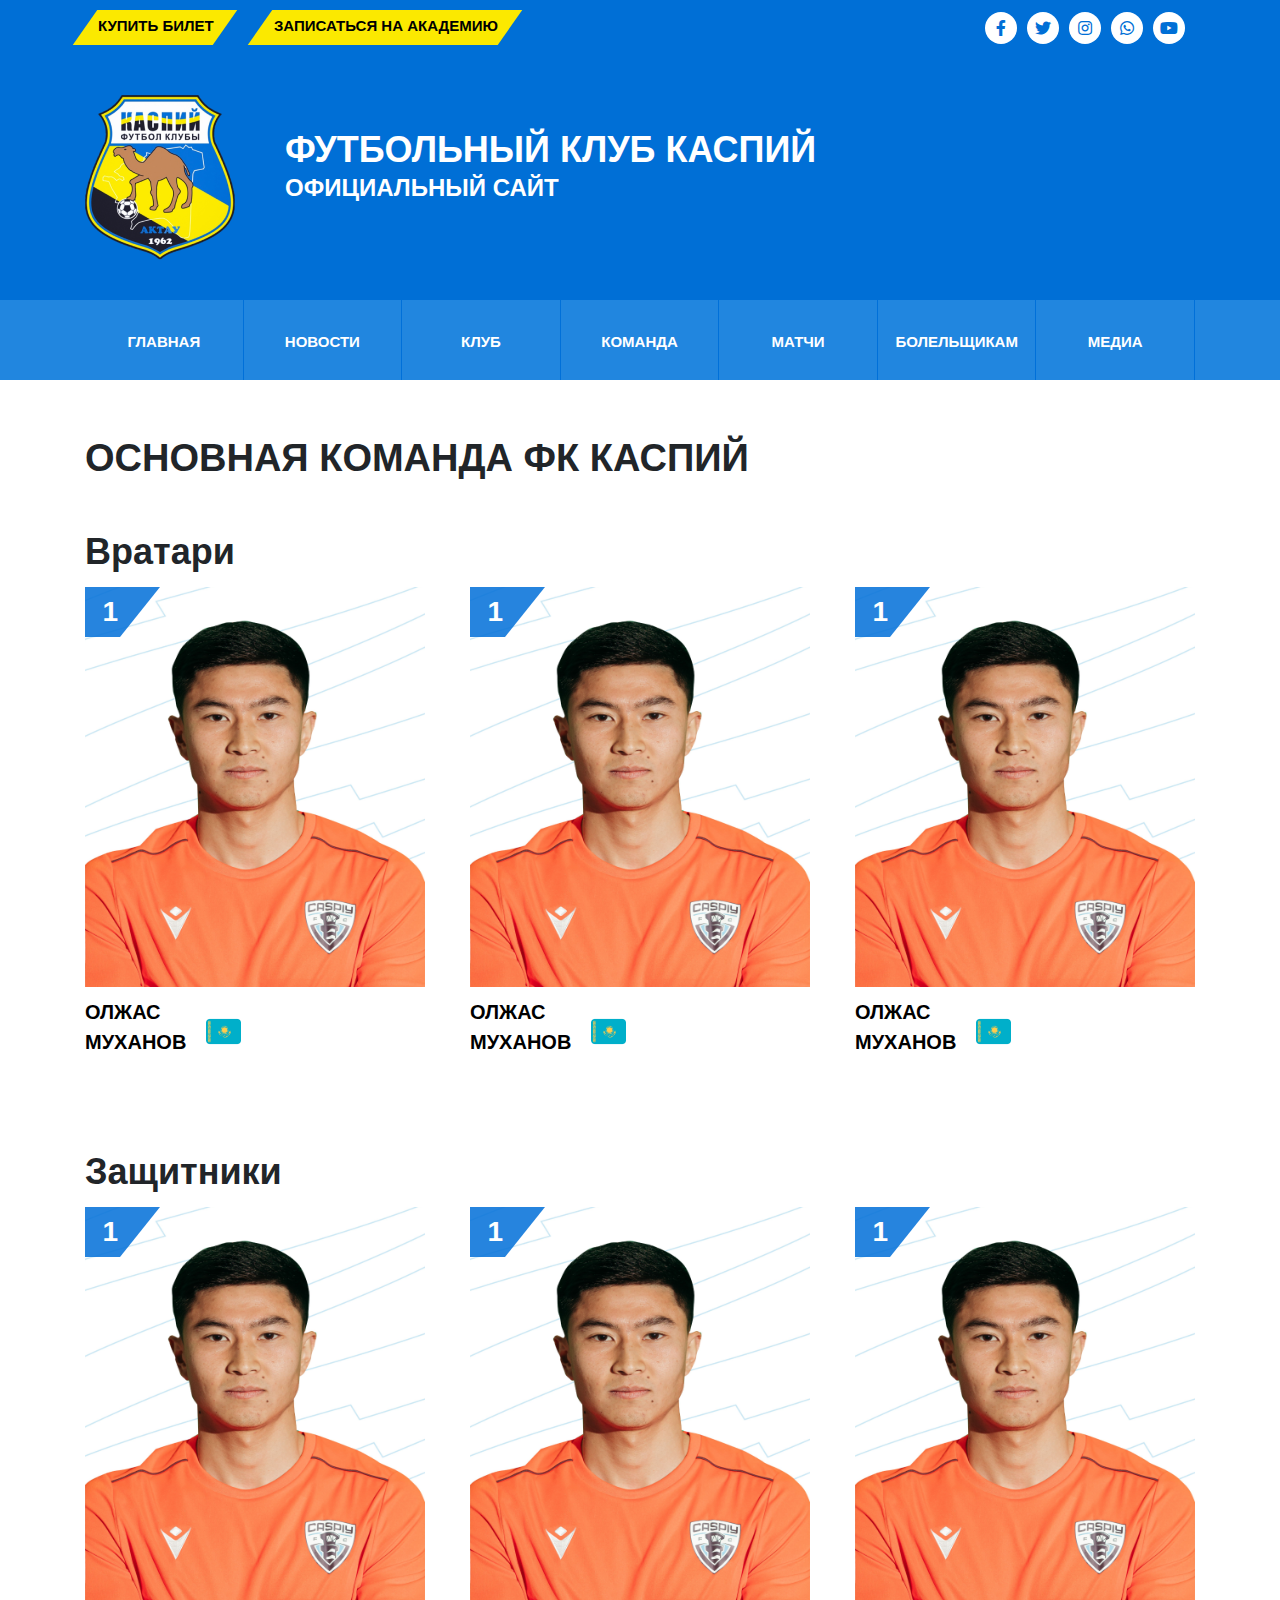
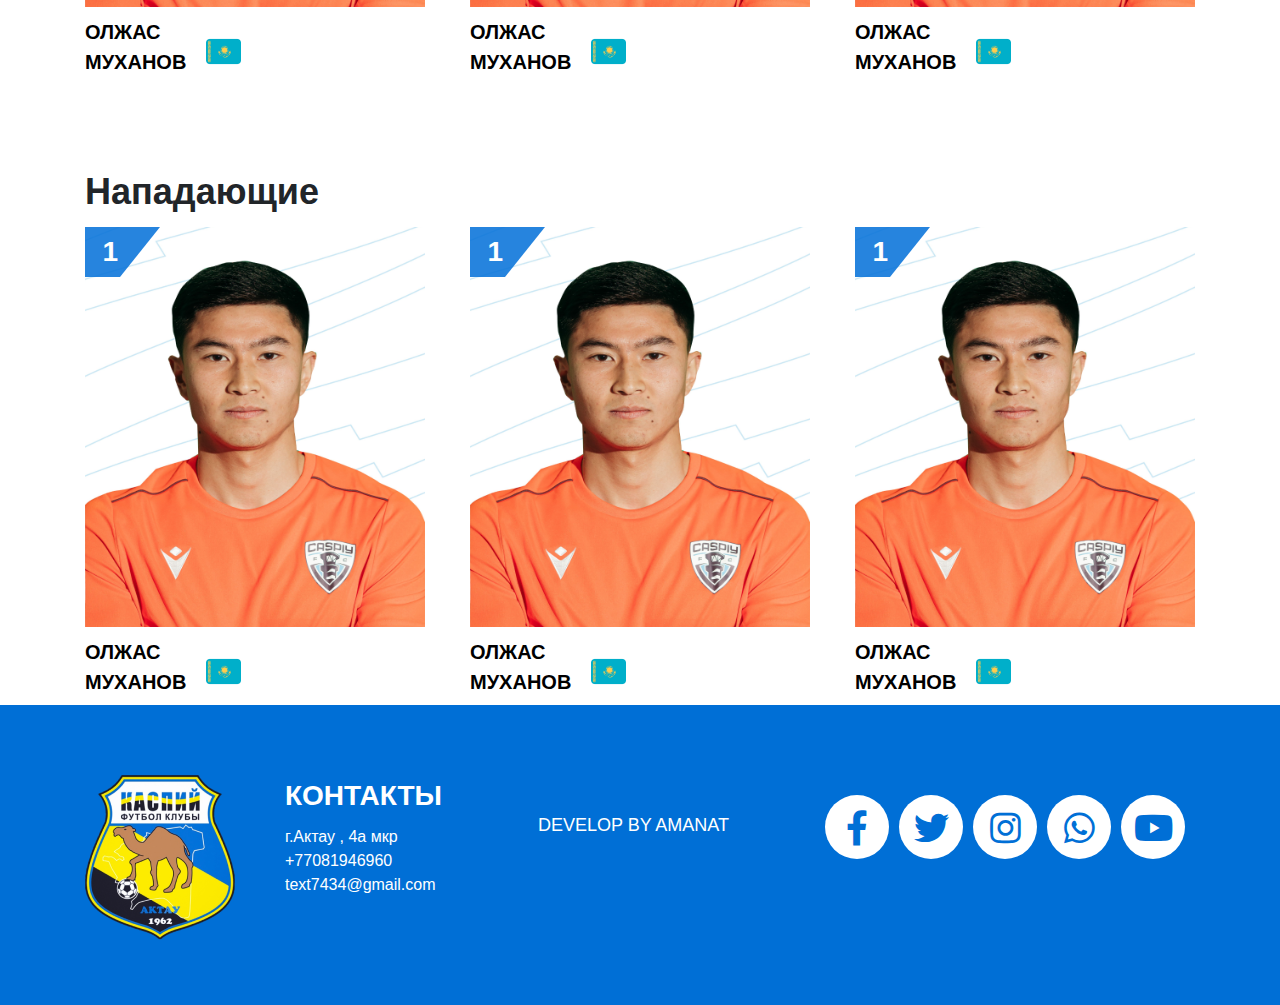
<file: src/team.html>
<!DOCTYPE html>
<html lang="en">
<head>
    <meta charset="UTF-8">
    <meta http-equiv="X-UA-Compatible" content="IE=edge">
    <meta name="viewport" content="width=device-width, initial-scale=1.0">
    <title>Команда</title>
    <link rel="stylesheet" href = "css/style.css">
    <link rel="stylesheet" href = "css/bootstrap-reboot.min.css">
    <link rel="stylesheet" href="css/bootstrap-grid.min.css">
    <link rel="stylesheet" href="https://use.fontawesome.com/releases/v5.0.8/css/all.css">
</head>
<body>
    <section id = wrapper class = promo>
        <div class="container">
            <header class = "header">
                <div class="block_header">
                    <div class="button_ticket button-slanted">
                        <span class="button-slanted-content">Купить билет</span>
                    </div>
                    <div class="button_bid button-slanted">
                        <span class = "button-slanted-content">Записаться на академию</span>
                    </div>
                </div>
                <div class="header_social">
                    <a href="#" class="header_social_item">
                        <i class="fab fa-facebook-f"></i>
                    </a>
                    <a href="#" class="header_social_item">
                        <i class="fab fa-twitter"></i>
                    </a>
                    <a href="#" class="header_social_item">
                        <i class="fab fa-instagram"></i>
                    </a>
                    <a href="#" class="header_social_item">
                        <i class="fab fa-whatsapp"></i>
                    </a>
                    <a href="#" class="header_social_item">
                        <i class="fab fa-youtube"></i>
                    </a>
                </div>
            </header>
            <div class="promo_descr">
                        <a href="./index.html" class="promo_logo" ><img src = "assets/logo.png" alt="logo"></a>
                        <div class="promo_header">
                            <h1 class="promo_slogan">Футбольный клуб Каспий</h1>
                            <h2 class = "next_slogan">Официальный сайт</h2>
                        </div> 
                </div>
        </div>
        <nav>
            <div class="container">
                <ul class="menu">
                    <li class="menu_item"><a href="./index.html" class="menu_link">Главная</a></li>
                    <li class="menu_item"><a href="./news.html" class="menu_link">Новости</a></li>
                    <li class="menu_item"><a href="#" class="menu_link">Клуб</a>
                        <ul>
                            <li class="menu_subitem"><a href="#" class="menu_link">История</a></li>
                            <li class="menu_subitem"><a href="#" class="menu_link">Достижения</a></li>
                            <li class="menu_subitem"><a href="#" class="menu_link">Стадион</a></li>
                            <li class="menu_subitem"><a href="#" class="menu_link">Руководство</a></li>
                            <li class="menu_subitem"><a href="#" class="menu_link">Контакты</a></li>
                        </ul>
                    </li>
                    <li class="menu_item"><a href="./team.html" class="menu_link">Команда</a>
                        <ul>
                            <li class="menu_subitem"><a href="#" class="menu_link">Каспий ФК</a></li>
                            <li class="menu_subitem"><a href="#" class="menu_link">Каспий Жастар</a></li>
                        </ul>
                    </li>
                    <li class="menu_item"><a href="./matches.html" class="menu_link">Матчи</a>
                        <ul>
                            <li class="menu_subitem"><a href="#" class="menu_link">Результаты</a></li>
                            <li class="menu_subitem"><a href="#" class="menu_link">Таблица</a></li>
                        </ul>
                    </li>
                    <li class="menu_item"><a href="#" class="menu_link">Болельщикам</a>
                        <ul>
                            <li class="menu_subitem"><a href="#" class="menu_link">Фан-клуб</a></li>
                            <li class="menu_subitem"><a href="#" class="menu_link">Фотографии с матчей</a></li>
                            <li class="menu_subitem"><a href="#" class="menu_link">Магазин</a></li>
                        </ul>
                    </li>
                    <li class="menu_item"><a href="#" class="menu_link">Медиа</a>
                        <ul>
                            <li class="menu_subitem"><a href="#" class="menu_link">Фотогалерея</a></li>
                            <li class="menu_subitem"><a href="#" class="menu_link">Видеогалерея</a></li>
                        </ul>
                    </li>
                </ul>
        </div>
    </nav>
    </section>
    <section class = "team">
        <div class="container">
            <h2 class = "wrapper_content_name">ОСНОВНАЯ КОМАНДА ФК КАСПИЙ</h2>
            <div class="main_team">
                <div class="team_goalkeeper">
                    <div class="team_descr_block">
                        <h3 class = "team_descr">Вратари</h3>
                    </div>
                    <div class="team_goalkeeper_block">
                        <div class="team_content_block">
                            <div class="team_content">
                                <div class="player_content">
                                    <div class="content_number_block">
                                        <span class = "content_number_style">1</span>
                                    </div>
                                    <a href="#" class = "player"><img src = "assets/player.png" alt = "player"></a>
                                </div>
                                <div class="hidden_content">
                                    <a href="#"><h4 class = "content_name">Олжас <br>Муханов</h4></a>
                                    <img src = "assets/kz.png" alt = "Kazakhstan" class = "content_flag">
                                </div>
                            </div>
                        </div>
                        <div class="team_content_block">
                            <div class="team_content">
                                <div class="player_content">
                                    <div class="content_number_block">
                                        <span class = "content_number_style">1</span>
                                    </div>
                                    <a href="#" class = "player"><img src = "assets/player.png" alt = "player"></a>
                                </div>
                                <div class="hidden_content">
                                    <a href="#"><h4 class = "content_name">Олжас <br>Муханов</h4></a>
                                    <img src = "assets/kz.png" alt = "Kazakhstan" class = "content_flag">
                                </div>
                            </div>
                        </div>
                        <div class="team_content_block">
                            <div class="team_content">
                                <div class="player_content">
                                    <div class="content_number_block">
                                        <span class = "content_number_style">1</span>
                                    </div>
                                    <a href="#" class = "player"><img src = "assets/player.png" alt = "player"></a>
                                </div>
                                <div class="hidden_content">
                                    <a href="#"><h4 class = "content_name">Олжас <br>Муханов</h4></a>
                                    <img src = "assets/kz.png" alt = "Kazakhstan" class = "content_flag">
                                </div>
                            </div>
                        </div>
                    </div>
                </div>
                <div class="team_defend">
                    <div class="team_descr_block">
                        <h3 class = "team_descr">Защитники</h3>
                    </div>
                    <div class="team_defend_block">
                        <div class="team_content_block">
                            <div class="team_content">
                                <div class="player_content">
                                    <div class="content_number_block">
                                        <span class = "content_number_style">1</span>
                                    </div>
                                    <a href="#" class = "player"><img src = "assets/player.png" alt = "player"></a>
                                </div>
                                <div class="hidden_content">
                                    <a href="#"><h4 class = "content_name">Олжас <br>Муханов</h4></a>
                                    <img src = "assets/kz.png" alt = "Kazakhstan" class = "content_flag">
                                </div>
                            </div>
                        </div>
                        <div class="team_content_block">
                            <div class="team_content">
                                <div class="player_content">
                                    <div class="content_number_block">
                                        <span class = "content_number_style">1</span>
                                    </div>
                                    <a href="#" class = "player"><img src = "assets/player.png" alt = "player"></a>
                                </div>
                                <div class="hidden_content">
                                    <a href="#"><h4 class = "content_name">Олжас <br>Муханов</h4></a>
                                    <img src = "assets/kz.png" alt = "Kazakhstan" class = "content_flag">
                                </div>
                            </div>
                        </div>
                        <div class="team_content_block">
                            <div class="team_content">
                                <div class="player_content">
                                    <div class="content_number_block">
                                        <span class = "content_number_style">1</span>
                                    </div>
                                    <a href="#" class = "player"><img src = "assets/player.png" alt = "player"></a>
                                </div>
                                <div class="hidden_content">
                                    <a href="#"><h4 class = "content_name">Олжас <br>Муханов</h4></a>
                                    <img src = "assets/kz.png" alt = "Kazakhstan" class = "content_flag">
                                </div>
                            </div>
                        </div>
                    </div>
                </div>
                <div class="team_attacker">
                    <div class="team_descr_block">
                        <h3 class = "team_descr">Нападающие</h3>
                    </div>
                    <div class="team_attacker_block">
                        <div class="team_content_block">
                            <div class="team_content">
                                <div class="player_content">
                                    <div class="content_number_block">
                                        <span class = "content_number_style">1</span>
                                    </div>
                                    <a href="#" class = "player"><img src = "assets/player.png" alt = "player"></a>
                                </div>
                                <div class="hidden_content">
                                    <a href="#"><h4 class = "content_name">Олжас <br>Муханов</h4></a>
                                    <img src = "assets/kz.png" alt = "Kazakhstan" class = "content_flag">
                                </div>
                            </div>
                        </div>
                        <div class="team_content_block">
                            <div class="team_content">
                                <div class="player_content">
                                    <div class="content_number_block">
                                        <span class = "content_number_style">1</span>
                                    </div>
                                    <a href="#" class = "player"><img src = "assets/player.png" alt = "player"></a>
                                </div>
                                <div class="hidden_content">
                                    <a href="#"><h4 class = "content_name">Олжас <br>Муханов</h4></a>
                                    <img src = "assets/kz.png" alt = "Kazakhstan" class = "content_flag">
                                </div>
                            </div>
                        </div>
                        <div class="team_content_block">
                            <div class="team_content">
                                <div class="player_content">
                                    <div class="content_number_block">
                                        <span class = "content_number_style">1</span>
                                    </div>
                                    <a href="#" class = "player"><img src = "assets/player.png" alt = "player"></a>
                                </div>
                                <div class="hidden_content">
                                    <a href="#"><h4 class = "content_name">Олжас <br>Муханов</h4></a>
                                    <img src = "assets/kz.png" alt = "Kazakhstan" class = "content_flag">
                                </div>
                            </div>
                        </div>
                    </div>
                </div>
        </div>
    </section>
    <footer>
        <div class="container">
            <div class="footer_content">
                <div class="footer_contacts">
                    <a href="#" class="promo_logo" ><img src = "assets/logo.png" alt="logo"></a>
                    <span class = "footer_contacts_more">
                        <h2 class = "wrapper_content_name">Контакты</h2>
                        г.Актау , 4а мкр <br>
                        +77081946960 <br>
                        text7434@gmail.com
                    </span>
                </div>
                <div class="footer_developer_block">
                    <a href="#" class = "developer">Develop by Amanat</a>
                </div>
                <div class="footer_social">
                    <a href="#" class="footer_social_item">
                        <i class="fab fa-facebook-f"></i>
                    </a>
                    <a href="#" class="footer_social_item">
                        <i class="fab fa-twitter"></i>
                    </a>
                    <a href="#" class="footer_social_item">
                        <i class="fab fa-instagram"></i>
                    </a>
                    <a href="#" class="footer_social_item">
                        <i class="fab fa-whatsapp"></i>
                    </a>
                    <a href="#" class="footer_social_item">
                        <i class="fab fa-youtube"></i>
                    </a>
                </div>
            </div>
        </div>
    </footer>
</body>
</html>
</file>
<file: src/css/style.css>
.promo {
    min-height: auto;
    background-color:hsl(209, 100%, 42%);
}
.header {
    display: flex;
    justify-content: space-between;
    padding:10px 0 10px 0;
}
.block_header {
   width:100%;
   display: flex;
   flex-direction: row;
}
.button_ticket {
    color:#000000;
    font-size: 15px;
    font-weight: 600;
    text-transform: uppercase;
    text-align: center;
    background-color:#FBE900;
    border: none;
    width: 140px;
    height: 35px;
    cursor: pointer;
    margin-right: 35px;
}
.button-slanted{
    transform: skewX(-35deg);
    transition: .5s all;
}
.button-slanted-content{
    transform: skewX(35deg);  
    display: inline-block;
    margin-top: 5px;
}
.button_ticket:hover{
    box-shadow:3px 3px 20px #FBE900;
    border:none;
    color:#ffffff;
}
.button_bid {
    color:#000000;
    flex-grow: 0;
    flex-shrink: 1;
    font-size: 15px;
    font-weight: 600;
    text-transform: uppercase;
    text-align: center;
    background-color:#FBE900;
    border: none;
    width: 250px;
    height: 35px;
    cursor: pointer;
}
.button_bid:hover{
    box-shadow:3px 3px 20px #FBE900;
    color:#ffffff;
    border:none;
}

.header_social{
   display: flex;
   align-items:center;
   
}
.header_social_item{
    width: 32px;
    height: 32px;
    margin-right: 10px;
    border-radius: 100%;
    background-color: #ffffff;
    transition: .5s all;
}

.header_social_item i:hover{
    color: #021033;
    
}
.header_social_item i{
    display: flex;
    margin-top: 8px;
    justify-content: center;
    color:hsl(209, 100%, 42%);
}
.promo_descr {
    display: flex;
    margin-top: 10px;
    flex-grow: 1;
    margin-top: 40px;
}
.promo_header {
    display: flex;
    flex-direction: column;
    margin-top: 40px;
    line-height: 30px;
}
.promo_logo {
    margin-right: 50px;
}
.promo_slogan {
    font-size: 36px;
    text-transform: uppercase;
    color:#ffffff;
}
.next_slogan {
    color:#ffffff;
    text-transform: uppercase;
}
nav {
    width:100%;
    background-color:#2186df;
    margin-top: 40px;
}
.menu {
    position: relative;
    z-index: 1;
    display: flex;
    list-style-type: none;
    padding-inline-start: 0;
    justify-content: space-around;
    margin-bottom:0px;
}
.menu li {
    border-right: 1px solid #0070d9;
}
.menu .menu_item {
    width:160px;
    height: 80px;
    text-align: center;
    padding-top: 30px;
}
.menu .menu_link {
    text-decoration: none;
    font-size: 15px;
    color: #ffffff;
    text-transform: uppercase;
    font-weight: 600;
    transition-property: all;
    transition-duration: 0.5s;
}
.menu_item ul li{
    display: none;
}
.menu_item:hover ul li{
    height: 50px;
    background: #2186df;
    display: flex;
    align-items:center;
    justify-content: center;
    flex-direction: column;
    margin-left: -40px;
    border-top: 1px solid #0070d9;
    border-right:none;
}
.menu li ul{
    margin-top: 25px;
}
.menu li ul li:hover{
    background-color: #FBE900;
}
.menu .menu_link:hover{
    color:#000000;
}
.menu .menu_item:hover{
    background-color:#FBE900;
    cursor: pointer;
}
.menu .menu_item:active{
    background-color:#FBE900;
    cursor: pointer;
}

.content {
    min-height: 400px;  
    margin: 30px auto 0;
    padding: 270px 0 0 0;
    width: 1100px;
    background: url(../assets/content.png) center center/cover no-repeat;
}
.content_wrapper{
    display: flex;
    flex-direction: column;
}
.content_text{
    margin-left: 40px;
}
.button_more {
    color:#000000;
    font-size: 15px;
    font-weight: 600;
    text-transform: uppercase;
    text-align: center;
    background-color:#FBE900;
    border: none;
    width: 140px;
    height: 35px;
    cursor: pointer;
    margin-left: 40px;
}
.button_more:hover{
    box-shadow:3px 3px 20px #FBE900;
    color:#ffffff;
    border:none;
}
.content_text {
    color:#ffffff;
    font-size: 32px;
    font-weight: 700;
}

.news {
    min-height: 400px;
}
.news_wrapper {
    display: flex;
    flex-direction: row;
    justify-content: space-between;
    margin-top: 50px;
}
.news_content {
    display: flex;
    flex-direction: column;
    align-items:flex-start;
    width:auto;
}
.wrapper_content_name{
    font-size: 28px;
    font-weight: 700;
    text-transform: uppercase;
}

.main_news_items{
    display: flex;
    flex-direction: row;
    align-items:center;
    justify-content: center;
}
.main_news_other{
    display: flex;
    flex-direction: row;
    justify-content: space-between;
    margin-top: 30px;
}   
.main_news_first_item{
    width: auto;
}
.main_news_second_item{
    width: auto;
}

.main_news_first_item .news_text{
    margin: 10px auto;
    margin-bottom: 0px;
}
.main_news_first_item .button_read{
    margin: 10px 0px 0px 200px;
}
.main_news_second_item .news_text{
    margin: 10px auto;
    margin-bottom: 0px;
}
.main_news_second_item .button_read{
    margin: 10px 0px 0px 200px;
}
.news_text{
    width: 270px;
    margin:30px 30px;
    margin-bottom: 0px;
    line-height: 14px;
    font-weight: 400;
}
.button_read {
    color:#000000;
    font-size: 12px;
    font-weight: 600;
    text-transform: uppercase;
    text-align: center;
    background-color:#FBE900;
    border: none;
    width: 60px;
    height: 30px;
    cursor: pointer;
    margin: 10px 0 0 230px;
}
.button_read:hover{
    box-shadow:2px 2px 5px #FBE900;
    color:#ffffff;
    border:none;
}
.table {
    width: 400px;
}
.table_content{
    display: flex;
    flex-direction: column;
}
.table_wrapper{
    display: flex;
    height: 35px;
    background-color:hsl(209, 85%, 42%);
    justify-content: space-around;
}
.premier_block{
    display: flex;
    justify-content: center;
    border: none;
    background-color:hsl(209, 100%, 42%);
    width: 50%;
    height: auto;
    cursor: pointer;
}
.premier_block div:before{
    display: flex;
    justify-content: center;
    border: none;
    background-color:hsl(209, 100%, 42%);
    width: 50%;
    height: 30px;
    cursor: pointer;
    transition: 0.3s ease-in-out;
}
.premier_block:hover{
    background-color:#FBE900;
    
}
.premier_block:hover::before{
    transform: translateX(0) skewX(-45deg);
    
}
.premier_descr{
    margin-top: 8px;
    color:#ffffff;
    font-size: 14px;
    font-weight: 600;
    text-transform: uppercase;
 }
.premier_descr:hover{
    color:#000000;
}

.first_league_block{
    display: flex;
    justify-content: center;
    border: none;
    height: auto;
    width: 50%;
    cursor: pointer;
 }
 .first_league_block:active{
     background-color:#FBE900;
 }
.first_league_descr{
    margin-top: 8px;
    color:#ffffff;
    font-size: 14px;
    font-weight: 600;
    text-transform: uppercase;
}
.first_league_descr:active{
    color:#000000;
}

thead {
    height: 50px;
    background-color: #021033;
}
th {
    color:#ffffff;
    font-size: 15px;
    text-transform: uppercase;
    font-weight: 700;
    padding: 7px 18px;
}
td {
    text-align: center;
    font-weight: 400;
    height: 40px;
}
.table_variative {
    background-color: #d4e0fd;
}
.caspiy {
    background-color: #FBE900;
}

.matches {
    height: 300px;
    margin-top: 60px;
}
.matches .wrapper_content_name{
    text-align: center;
}
.content_matches {
    margin-top: 30px;
    display: flex;
    flex-direction: row;
    justify-content: space-between;
}
.block_matches {
    display: flex;
    flex-direction: column;
    align-items:center;
    background: url(../assets/block_matches.png) center center/cover no-repeat;
    width: 350px;
    height: 200px;
}
.descr_matches{
    display: flex;
    flex-direction: row;
    justify-content: space-around;
    margin-top: 50px;
}
.descr_matches .team {
    margin-top: 10px;
}
.descr_matches .score_match {
    font-size: 40px;
    color:white;
    margin: 0 20px;
    font-weight: 700;
    text-transform: uppercase;
}
.stadion_matches{
    text-align: center;
    line-height: 15px;
    margin-top: 20px;
}
.stadion_matches .stadion_city{
    color:white;
    font-weight: 700;
    text-transform: uppercase;
}
.stadion_matches .stadion_name{
    color:white;
    font-weight: 700;
}

.sponsors {
    display: flex;
    align-items:center;
}
.sponsor_name {
    display: flex;
    justify-content: space-between;
    flex-wrap: wrap;
}
a.sponsor img {
    width:160px;
    height:80px;
}
.sponsor_name a {
    transition: 0.3s;
    filter: grayscale(1);
}
.sponsor_name a:hover {
    transform: scale(1.1);
    filter: grayscale(0);
}
.sponsor{
    display: flex;
    align-items:center;
    justify-content: center;
    width: 350px;
    height: 250px;
}

footer {
    background-color:hsl(209, 100%, 42%);
    height: 300px;
}
.footer_content {
    display: flex;
    flex-direction: row;
    justify-content: space-between;
    padding-top: 70px;
}
.footer_contacts {
    display: flex;
    flex-direction: row;
}
.footer_content .footer_contacts .wrapper_content_name{
    color:white;
    font-weight: 600;
}
.footer_content .footer_contacts .footer_contacts_more {
    color:white;
}
.footer_developer_block {
    display: flex;
    align-items:center;
    height: 100px;
}
.developer {
    display: flex;
    align-items:center;
    color:white;
    font-weight: 400;
    font-size: 18px;
    text-transform: uppercase;
    list-style-type: none;
    max-height: 30px;
}
.developer:hover {
    color:#021033;
    text-decoration: none;
}

.footer_social{
    display: flex;
    padding-top: 20px;
    
 }
 .footer_social_item{
    width: 64px;
    height: 64px;
    margin-right: 10px;
    border-radius: 100%;
    background-color: #ffffff;
    transition: .5s all;
 }
 .footer_social_item a:hover{
     text-decoration: underline;
 }
 .footer_social_item i{
    display: flex;
    font-size: 35px;
    margin-top: 15px;
    justify-content: center;
    color:hsl(209, 100%, 42%);
 }

 .footer_social_item i:hover{
    color: #021033;  
}

.team {
    height: auto;
    margin-top: 50px;
}
.team .wrapper_content_name {
    font-size: 38px;
}
.main_team {
    display: flex;
    flex-direction: column;
}
.main_team .team_goalkeeper {
    display: flex;
    flex-direction: column;
}
.main_team .team_defend {
    display: flex;
    flex-direction: column;
    margin-top: 50px;
}
.main_team .team_attacker {
    display: flex;
    flex-direction: column;
    margin-top: 50px;
}
.main_team .team_goalkeeper .team_goalkeeper_block {
    display: flex;
    flex-direction: row;
    justify-content: space-between;
}
.main_team .team_defend .team_defend_block {
    display: flex;
    flex-direction: row;
    justify-content: space-between;
}
.main_team .team_attacker .team_attacker_block {
    display: flex;
    flex-direction: row;
    justify-content: space-between;
}
.team_content {
    display: flex;
    flex-direction: column;
}
.team_descr {
    margin-top: 30px;
    font-size: 36px;
    font-weight: 600;
}
.player_content {
    position: relative;
    transition: all .3s ease-in-out;
}
.player_content:hover {
    transform: scale(0.93);
}
.content_number_block {
    position: absolute;
    width: 75px;
    border-top: 50px solid rgb(0, 111, 216, 85%);
    border-left: 0px solid transparent;
    border-right: 40px solid transparent;
    text-align: center;
}
.content_number_style {
    position: absolute;
    margin-top: -46px;
    color:white;
    font-weight: 700;
    font-size: 28px;
}
a.player img{
    width: 340px;
    height: 400px;
}
.hidden_content {
    display: flex;
    flex-direction: row;
    align-items:center;
    margin-top: 10px;
}
.content_name {
    color:#000000;
    font-size: 20px;
    font-weight: 700;
    margin-right: 20px;
    text-transform: uppercase;
}
.content_name:hover {
    color:rgb(0, 111, 216, 85%);
}
.content_flag {
    width: 35px;
    height: 35px;
}

.match {
    height: auto;
}
.match_wrapper {
    margin-top: 50px;
}
.match_schedule {
    display: flex;
    flex-direction: row;
    justify-content: space-between;
}
.schedule_type {
    display: flex;
    flex-direction: row;
}
form {
    display: flex;
    flex-direction: column;
    margin-right: 30px;
    width: 210px;
}
label {
    background-color: transparent;
    color: #000000;
    font-size: 10px;
    text-transform: uppercase;
}
#form_select_option{
    font-weight: 400;
    font-style: normal;
    letter-spacing: normal;
    outline: 0;
}
option {
    background-color: transparent;
    color: #03f;
}

.match_wrapper h3.wrapper_content_name {
    font-size: 18px;
    margin-top: 30px;
    margin-bottom: 0;
}
.match_wrapper .content_matches {
    margin-top: 15px;
}
.match_wrapper .content_matches:last-child {
    margin-bottom: 80px;
}
.match_wrapper .content_matches .block_matches {
    display: flex;
    flex-direction: column;
    align-items: center;
    justify-content: space-between;
    background-color: rgb(2, 16, 51, 90%);
    opacity: 0.89;
    width: 550px;
    height: 300px;
}
.match_block {
    display: flex;
    flex-direction: row;
    justify-content: space-between;
    align-items:center;
    background-color: #ffffff;
    width: 550px;
    border: 2px solid #021033;
    margin-top: 0px;
}
.match_stadion {
    display: flex;
    flex-direction: column;
    margin: 10px 0 0 20px;
}
.match_stadion_city {
    color: #000000;
}
.match_stadion_name {
    color: #000000;
}

.match_date {
    color: #000000;
    font-size: 20px;
    font-weight: 700;
    margin-right: 20px;
}
.match_wrapper .content_matches .block_matches .descr_matches {
    margin-top:30px;
}

a.match_team img {
    text-align: center;
    width: 150px;
    height: 150px;
}
.match_team_item {
    font-size:72px;
    font-weight: 600;
    margin: 30px 10px 0;
    color: #ffffff;
}
.match_team_descr {
    display: flex;
    text-align: center;
    flex-direction: column;
    
}
.match_team_name {
    font-size: 18px;
    color:#ffffff;
    font-weight: 600;

}
.match_team_city {
    margin-top: 10px;
    font-size: 18px;
    font-weight: 600;
    color: #ffffff;
    text-transform: uppercase;
}

.event {
    margin: 50px 0;
}
.event h2.wrapper_content_name{
    font-size: 28px;
    font-weight: 700;
    margin-bottom: 20px;
}
.event h3.wrapper_content_name{
    font-size: 22px;
    font-weight: 500;
}
.event_wrapper {
    display: flex;
    flex-direction: column;
}
.event_content {
    display: flex;
    flex-direction: row;
}
.event_content_row{
    display: flex;
    flex-direction: row;
    justify-content: space-between;
    flex-wrap: wrap;
}
.event_subcontent {
    display: flex;
    flex-direction: column;
    margin-top: 50px;
}
a.event_subcontent_picture img {
    width:350px;
    height:250px;
    border:2px solid #021033;
} 
.event_subcontent_main {
    display: flex;
    flex-direction: column;
    width:350px;
    align-items:center;
}
.event_subcontent_main h3.wrapper_content_name {
    font-size: 18px;
    margin-top: 10px;
    margin-bottom: 0;
    font-weight: 500;
}
.event_subcontent_main .event_line {
    width:350px;
}
.event_subcontent_main .event_text {
    line-height: 18px;
    font-weight: 400;
    margin:0;
    font-size: 14px;
}
.event_subcontent_main .main_event_block {
    width: 350px;
    margin:20px 0 0 0;
    display: flex;
    justify-content: space-around;
}
.event_subcontent_main .main_event_block div.button_read.button-slanted {
    color: #000000;
    font-size: 12px;
    font-weight: 600;
    text-transform: uppercase;
    text-align: center;
    background-color: #FBE900;
    border: none;
    width: 50px;
    height: 20px;
    cursor: pointer;
    margin:0;
}
.event_subcontent_main .main_event_block span.button-slanted-content {
    margin-top:2px;
    font-size: 10px;
}
.event_content_main {
    display: flex;
    flex-direction: column;
}
a.event_content_picture img {
    width:600px;
    height:400px;
}
.event_content_main {
    align-items:center;
    padding-top: 30px;
    
}
.event_text {
    line-height: 22px;
    font-weight: 400;
    margin: 30px 0 0 20px;
    text-align: justify;
}
.main_event_block {
    width:500px;
    display: flex;
    justify-content: space-around;
    margin: 150px 0 0 20px;
}
.event_block_time {
    width: 120px;
    font-size: 16px;
    font-weight: 600;
    font-style: italic;
    margin-right:100px;
}
.event_line {
    width:485px;
    text-align: center;
    border-bottom: 1px #ececec;
}
.main_event_block div.button_read.button-slanted {
    color: #000000;
    font-size: 12px;
    font-weight: 600;
    text-transform: uppercase;
    text-align: center;
    background-color: #FBE900;
    border: none;
    width: 80px;
    height: 30px;
    cursor: pointer;
    margin:0;
}
.event_content_main .main_event_block .button-slanted {
    transform: skewX(-35deg);
    transition: .5s all;
}

.main_event_block div.button_read.button-slanted:hover{
    box-shadow:2px 2px 5px #FBE900;
    color:#ffffff;
    border:none;
}
</file>
